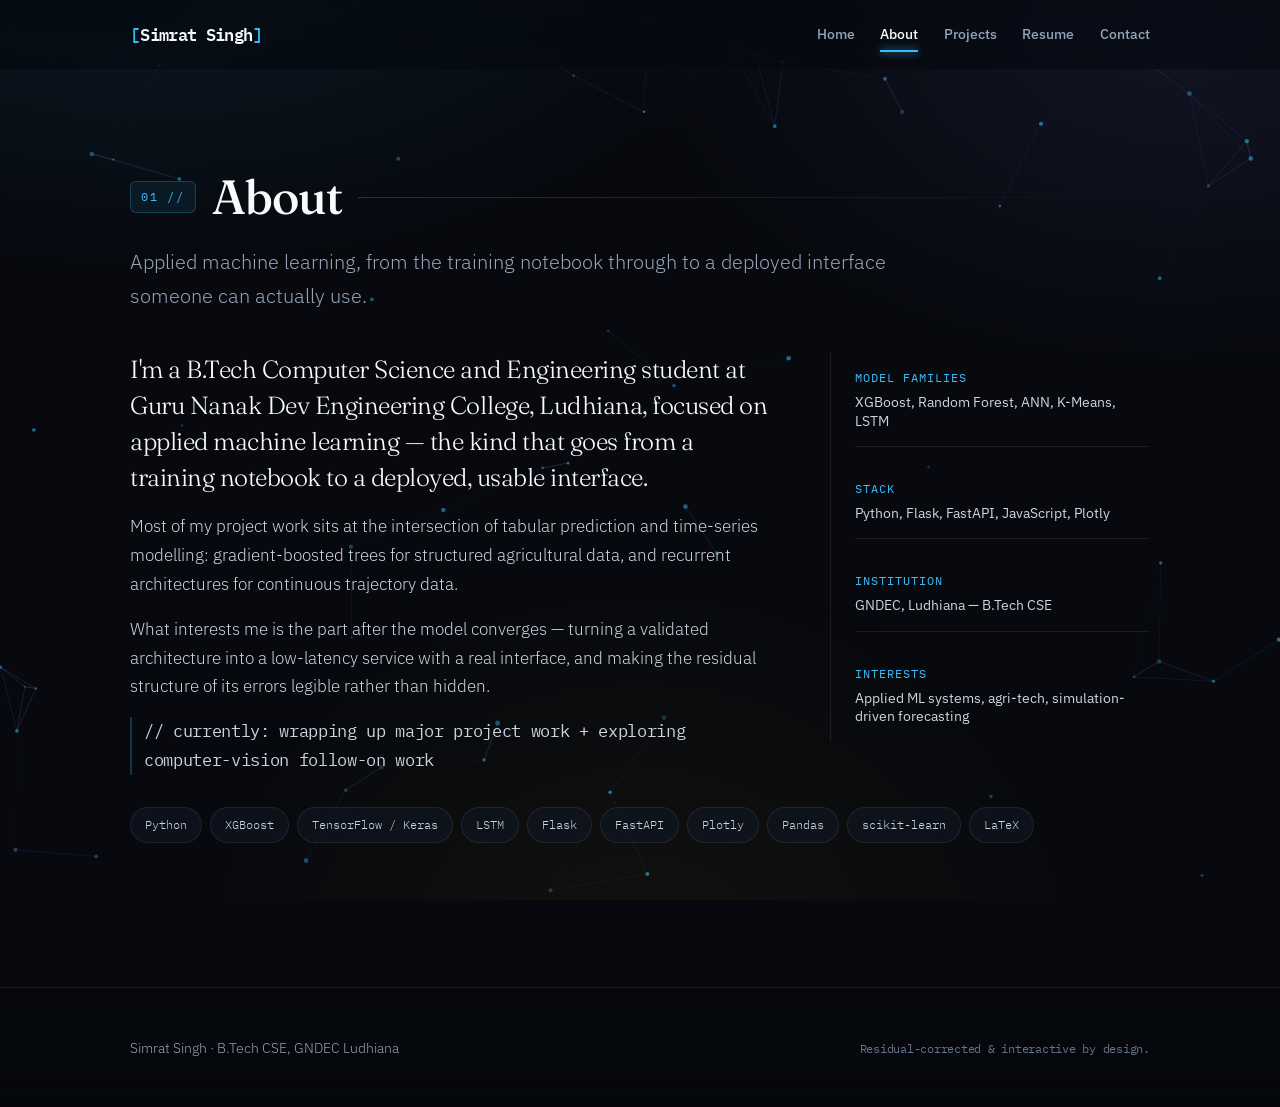
<file: about.html>
<!DOCTYPE html>
<html lang="en">
<head>
  <meta charset="UTF-8">
  <meta name="viewport" content="width=device-width, initial-scale=1.0">
  <title>About — Simrat Singh</title>

  <meta name="description" content="About Simrat Singh — B.Tech Computer Science student at GNDEC Ludhiana working on applied machine learning: tabular prediction, time-series modelling, and deployed inference interfaces.">
  <meta name="author" content="Simrat Singh">
  <meta name="theme-color" content="#07090e">
  <link rel="canonical" href="about.html">

  <meta property="og:type" content="profile">
  <meta property="og:title" content="About — Simrat Singh">
  <meta property="og:description" content="Applied machine learning, from training notebook to deployed interface.">
  <meta name="twitter:card" content="summary_large_image">
  <meta name="twitter:title" content="About — Simrat Singh">
  <meta name="twitter:description" content="Applied machine learning, from training notebook to deployed interface.">

  <link rel="icon" href="data:image/svg+xml,%3Csvg xmlns='http://www.w3.org/2000/svg' viewBox='0 0 32 32'%3E%3Crect width='32' height='32' rx='7' fill='%2307090e'/%3E%3Cpath d='M6 22C11 22 13 10 18 10s5 8 8 8' stroke='%2338bdf8' stroke-width='2.5' fill='none' stroke-linecap='round'/%3E%3C/svg%3E">

  <link rel="preconnect" href="https://fonts.googleapis.com">
  <link rel="preconnect" href="https://fonts.gstatic.com" crossorigin>
  <link href="https://fonts.googleapis.com/css2?family=Fraunces:ital,opsz,wght@0,9..144,300;0,9..144,500;0,9..144,600;0,9..144,700;1,9..144,400&family=IBM+Plex+Mono:wght@400;500;600&family=IBM+Plex+Sans:wght@300;400;500;600&display=swap" rel="stylesheet">

  <link rel="stylesheet" href="css/00-tokens.css">
  <link rel="stylesheet" href="css/01-base.css">
  <link rel="stylesheet" href="css/02-layout.css">
  <link rel="stylesheet" href="css/03-components.css">
  <link rel="stylesheet" href="css/04-animations.css">
  <link rel="stylesheet" href="css/05-redesign.css">

  <!-- Set before paint: if JS never runs, reveal targets stay visible. -->
  <script>document.documentElement.classList.add('no-js');</script>
</head>
<body data-page="about">
  <a class="skip-link" href="#main">Skip to content</a>

  <div class="scroll-progress" aria-hidden="true"></div>
  <canvas id="bg-canvas" aria-hidden="true"></canvas>
  <div class="ambient-spotlight" id="spotlight" aria-hidden="true"></div>

  <span class="nav-sentinel" aria-hidden="true"></span>

  <!-- NAV — identical across all pages; active state derived in js/nav.js -->
  <nav>
    <div class="wrap nav-wrap">
      <a class="brand" href="index.html">
        <span class="brand-bracket">[</span>Simrat Singh<span class="brand-bracket">]</span>
      </a>
      <button class="nav-toggle" type="button" aria-expanded="false"
              aria-controls="navlinks" aria-label="Toggle navigation menu">
        <span class="nav-toggle-box" aria-hidden="true">
          <span class="nav-toggle-bar"></span>
          <span class="nav-toggle-bar"></span>
          <span class="nav-toggle-bar"></span>
        </span>
      </button>
      <ul class="navlinks" id="navlinks">
        <li><a class="nav-item" href="index.html">Home</a></li>
        <li><a class="nav-item" href="about.html">About</a></li>
        <li><a class="nav-item" href="projects.html">Projects</a></li>
        <li><a class="nav-item" href="resume.html">Resume</a></li>
        <li><a class="nav-item" href="contact.html">Contact</a></li>
      </ul>
    </div>
  </nav>

  <main id="main">
    <section class="section">
      <div class="wrap">
        <div class="sec-head" data-reveal="up">
          <span class="sec-index mono">01 //</span>
          <h1 class="sec-title">About</h1>
        </div>

        <p class="sec-lede" data-reveal="up">
          Applied machine learning, from the training notebook through to a
          deployed interface someone can actually use.
        </p>

        <div class="about-grid" data-reveal-group>
          <div class="prose" data-reveal="up">
            <p>
              I'm a B.Tech Computer Science and Engineering student at Guru Nanak Dev
              Engineering College, Ludhiana, focused on applied machine learning — the
              kind that goes from a training notebook to a deployed, usable interface.
            </p>
            <p>
              Most of my project work sits at the intersection of tabular prediction and
              time-series modelling: gradient-boosted trees for structured agricultural
              data, and recurrent architectures for continuous trajectory data.
            </p>
            <p>
              What interests me is the part after the model converges — turning a
              validated architecture into a low-latency service with a real interface,
              and making the residual structure of its errors legible rather than hidden.
            </p>
            <p class="mono prose-note">
              // currently: wrapping up major project work + exploring
              computer-vision follow-on work
            </p>
          </div>

          <dl class="factsheet" data-reveal="up">
            <dt class="mono">Model families</dt>
            <dd>XGBoost, Random Forest, ANN, K-Means, LSTM</dd>

            <dt class="mono">Stack</dt>
            <dd>Python, Flask, FastAPI, JavaScript, Plotly</dd>

            <dt class="mono">Institution</dt>
            <dd>GNDEC, Ludhiana — B.Tech CSE</dd>

            <dt class="mono">Interests</dt>
            <dd>Applied ML systems, agri-tech, simulation-driven forecasting</dd>
          </dl>
        </div>

        <h2 class="sr-only">Technologies</h2>
        <ul class="stack" data-reveal-group>
          <li class="chip" data-reveal="scale">Python</li>
          <li class="chip" data-reveal="scale">XGBoost</li>
          <li class="chip" data-reveal="scale">TensorFlow / Keras</li>
          <li class="chip" data-reveal="scale">LSTM</li>
          <li class="chip" data-reveal="scale">Flask</li>
          <li class="chip" data-reveal="scale">FastAPI</li>
          <li class="chip" data-reveal="scale">Plotly</li>
          <li class="chip" data-reveal="scale">Pandas</li>
          <li class="chip" data-reveal="scale">scikit-learn</li>
          <li class="chip" data-reveal="scale">LaTeX</li>
        </ul>
      </div>
    </section>
  </main>

  <footer>
    <div class="wrap footer-wrap">
      <span>Simrat Singh · B.Tech CSE, GNDEC Ludhiana</span>
      <span class="mono footer-note">Residual-corrected &amp; interactive by design.</span>
    </div>
  </footer>

  <div class="toast" id="toast"></div>
  <script type="module" src="js/main.js"></script>
</body>
</html>
</file>
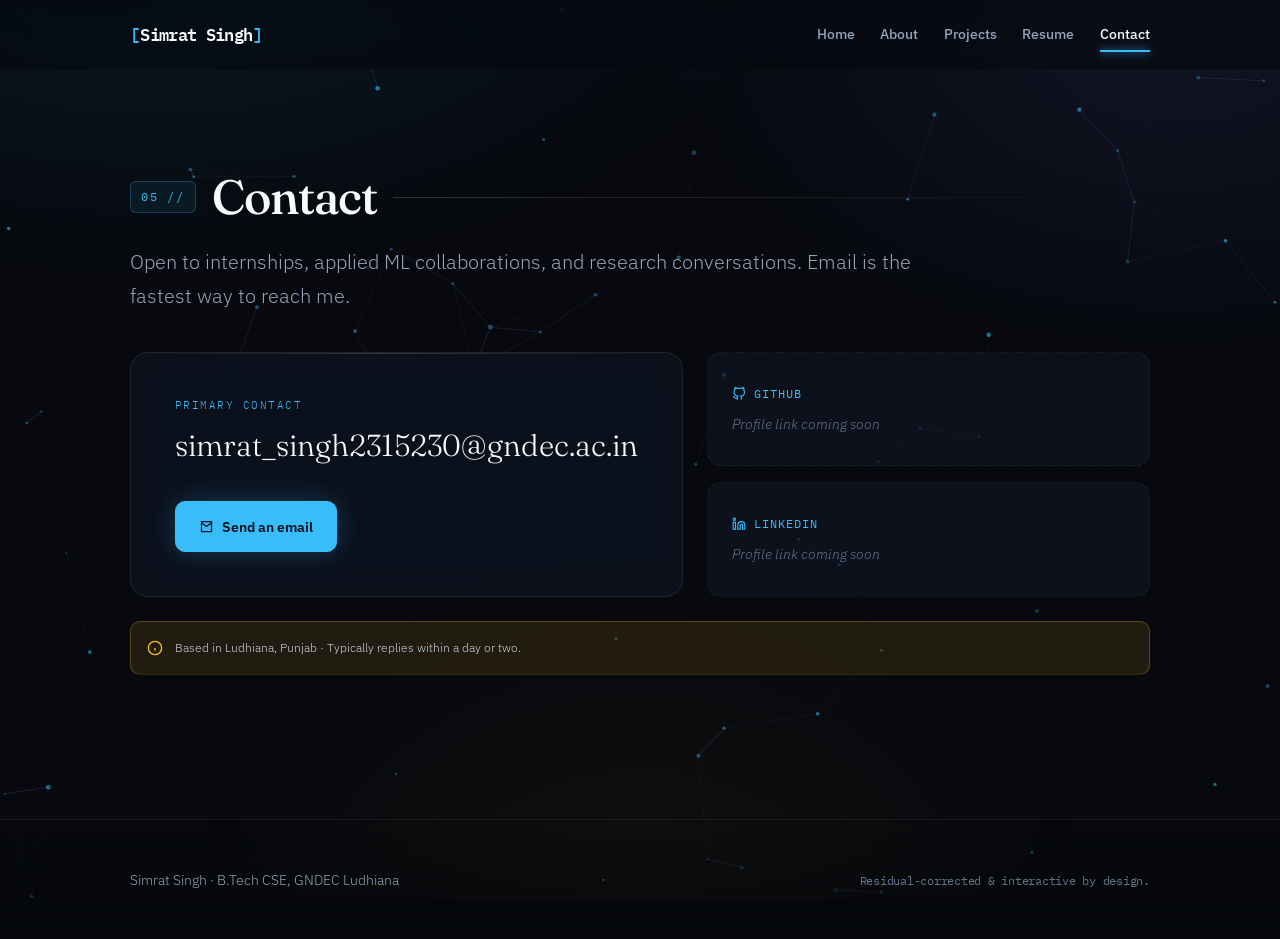
<file: contact.html>
<!DOCTYPE html>
<html lang="en">
<head>
  <meta charset="UTF-8">
  <meta name="viewport" content="width=device-width, initial-scale=1.0">
  <title>Contact — Simrat Singh</title>

  <meta name="description" content="Get in touch with Simrat Singh about internships, applied machine learning projects, and opportunities.">
  <meta name="author" content="Simrat Singh">
  <meta name="theme-color" content="#07090e">
  <link rel="canonical" href="contact.html">

  <meta property="og:type" content="website">
  <meta property="og:title" content="Contact — Simrat Singh">
  <meta property="og:description" content="Reach out about internships, projects and opportunities in applied machine learning.">
  <meta name="twitter:card" content="summary_large_image">
  <meta name="twitter:title" content="Contact — Simrat Singh">
  <meta name="twitter:description" content="Reach out about internships, projects and opportunities in applied machine learning.">

  <link rel="icon" href="data:image/svg+xml,%3Csvg xmlns='http://www.w3.org/2000/svg' viewBox='0 0 32 32'%3E%3Crect width='32' height='32' rx='7' fill='%2307090e'/%3E%3Cpath d='M6 22C11 22 13 10 18 10s5 8 8 8' stroke='%2338bdf8' stroke-width='2.5' fill='none' stroke-linecap='round'/%3E%3C/svg%3E">

  <link rel="preconnect" href="https://fonts.googleapis.com">
  <link rel="preconnect" href="https://fonts.gstatic.com" crossorigin>
  <link href="https://fonts.googleapis.com/css2?family=Fraunces:ital,opsz,wght@0,9..144,300;0,9..144,500;0,9..144,600;0,9..144,700;1,9..144,400&family=IBM+Plex+Mono:wght@400;500;600&family=IBM+Plex+Sans:wght@300;400;500;600&display=swap" rel="stylesheet">

  <link rel="stylesheet" href="css/00-tokens.css">
  <link rel="stylesheet" href="css/01-base.css">
  <link rel="stylesheet" href="css/02-layout.css">
  <link rel="stylesheet" href="css/03-components.css">
  <link rel="stylesheet" href="css/04-animations.css">
  <link rel="stylesheet" href="css/05-redesign.css">

  <!-- Set before paint: if JS never runs, reveal targets stay visible. -->
  <script>document.documentElement.classList.add('no-js');</script>
</head>
<body data-page="contact">
  <a class="skip-link" href="#main">Skip to content</a>

  <div class="scroll-progress" aria-hidden="true"></div>
  <canvas id="bg-canvas" aria-hidden="true"></canvas>
  <div class="ambient-spotlight" id="spotlight" aria-hidden="true"></div>

  <span class="nav-sentinel" aria-hidden="true"></span>

  <!-- NAV — identical across all pages; active state derived in js/nav.js -->
  <nav>
    <div class="wrap nav-wrap">
      <a class="brand" href="index.html">
        <span class="brand-bracket">[</span>Simrat Singh<span class="brand-bracket">]</span>
      </a>
      <button class="nav-toggle" type="button" aria-expanded="false"
              aria-controls="navlinks" aria-label="Toggle navigation menu">
        <span class="nav-toggle-box" aria-hidden="true">
          <span class="nav-toggle-bar"></span>
          <span class="nav-toggle-bar"></span>
          <span class="nav-toggle-bar"></span>
        </span>
      </button>
      <ul class="navlinks" id="navlinks">
        <li><a class="nav-item" href="index.html">Home</a></li>
        <li><a class="nav-item" href="about.html">About</a></li>
        <li><a class="nav-item" href="projects.html">Projects</a></li>
        <li><a class="nav-item" href="resume.html">Resume</a></li>
        <li><a class="nav-item" href="contact.html">Contact</a></li>
      </ul>
    </div>
  </nav>

  <main id="main">
    <section class="section">
      <div class="wrap">
        <div class="sec-head" data-reveal="up">
          <span class="sec-index mono">05 //</span>
          <h1 class="sec-title">Contact</h1>
        </div>

        <p class="sec-lede" data-reveal="up">
          Open to internships, applied ML collaborations, and research conversations.
          Email is the fastest way to reach me.
        </p>

        <div class="feature-grid" data-reveal-group>
          <!-- Email is the real channel, so it gets the weight. -->
          <div class="glass-card feature-card spotlight-card" data-reveal="up">
            <div>
              <p class="feature-eyebrow">Primary contact</p>
              <a class="feature-value" href="mailto:simrat_singh2315230@gndec.ac.in">simrat_singh2315230@gndec.ac.in</a>
            </div>
            <div class="project-actions">
              <a class="btn primary" href="mailto:simrat_singh2315230@gndec.ac.in">
                <svg width="15" height="15" viewBox="0 0 24 24" fill="none" stroke="currentColor" stroke-width="2" aria-hidden="true" focusable="false"><path d="M4 4h16v16H4z"/><path d="m4 6 8 6 8-6"/></svg>
                <span>Send an email</span>
              </a>
            </div>
          </div>

          <div class="feature-side">
            <!-- TODO: replace with the real GitHub profile, then remove
                 data-placeholder and swap the span for an <a>. -->
            <div class="contact-item" data-placeholder data-reveal="up">
              <div class="label mono">
                <svg width="14" height="14" viewBox="0 0 24 24" fill="none" stroke="currentColor" stroke-width="2" aria-hidden="true" focusable="false"><path d="M9 19c-5 1.5-5-2.5-7-3m14 6v-3.87a3.37 3.37 0 0 0-.94-2.61c3.14-.35 6.44-1.54 6.44-7A5.44 5.44 0 0 0 20 4.77 5.07 5.07 0 0 0 19.91 1S18.73.65 16 2.48a13.38 13.38 0 0 0-7 0C6.27.65 5.09 1 5.09 1A5.07 5.07 0 0 0 5 4.77a5.44 5.44 0 0 0-1.5 3.78c0 5.42 3.3 6.61 6.44 7A3.37 3.37 0 0 0 9 18.13V22"/></svg>
                GitHub
              </div>
              <span class="contact-value">Profile link coming soon</span>
            </div>

            <!-- TODO: replace with the real LinkedIn profile. -->
            <div class="contact-item" data-placeholder data-reveal="up">
              <div class="label mono">
                <svg width="14" height="14" viewBox="0 0 24 24" fill="none" stroke="currentColor" stroke-width="2" aria-hidden="true" focusable="false"><path d="M16 8a6 6 0 0 1 6 6v7h-4v-7a2 2 0 0 0-4 0v7h-4v-7a6 6 0 0 1 6-6z"/><rect x="2" y="9" width="4" height="12"/><circle cx="4" cy="4" r="2"/></svg>
                LinkedIn
              </div>
              <span class="contact-value">Profile link coming soon</span>
            </div>
          </div>
        </div>

        <div class="note mt-4" data-reveal="up">
          <svg width="16" height="16" viewBox="0 0 24 24" fill="none" stroke="currentColor" stroke-width="2" aria-hidden="true" focusable="false"><circle cx="12" cy="12" r="10"/><path d="M12 16v-4M12 8h.01"/></svg>
          <span>
            Based in Ludhiana, Punjab · Typically replies within a day or two.
          </span>
        </div>
      </div>
    </section>
  </main>

  <footer>
    <div class="wrap footer-wrap">
      <span>Simrat Singh · B.Tech CSE, GNDEC Ludhiana</span>
      <span class="mono footer-note">Residual-corrected &amp; interactive by design.</span>
    </div>
  </footer>

  <div class="toast" id="toast"></div>
  <script type="module" src="js/main.js"></script>
</body>
</html>
</file>
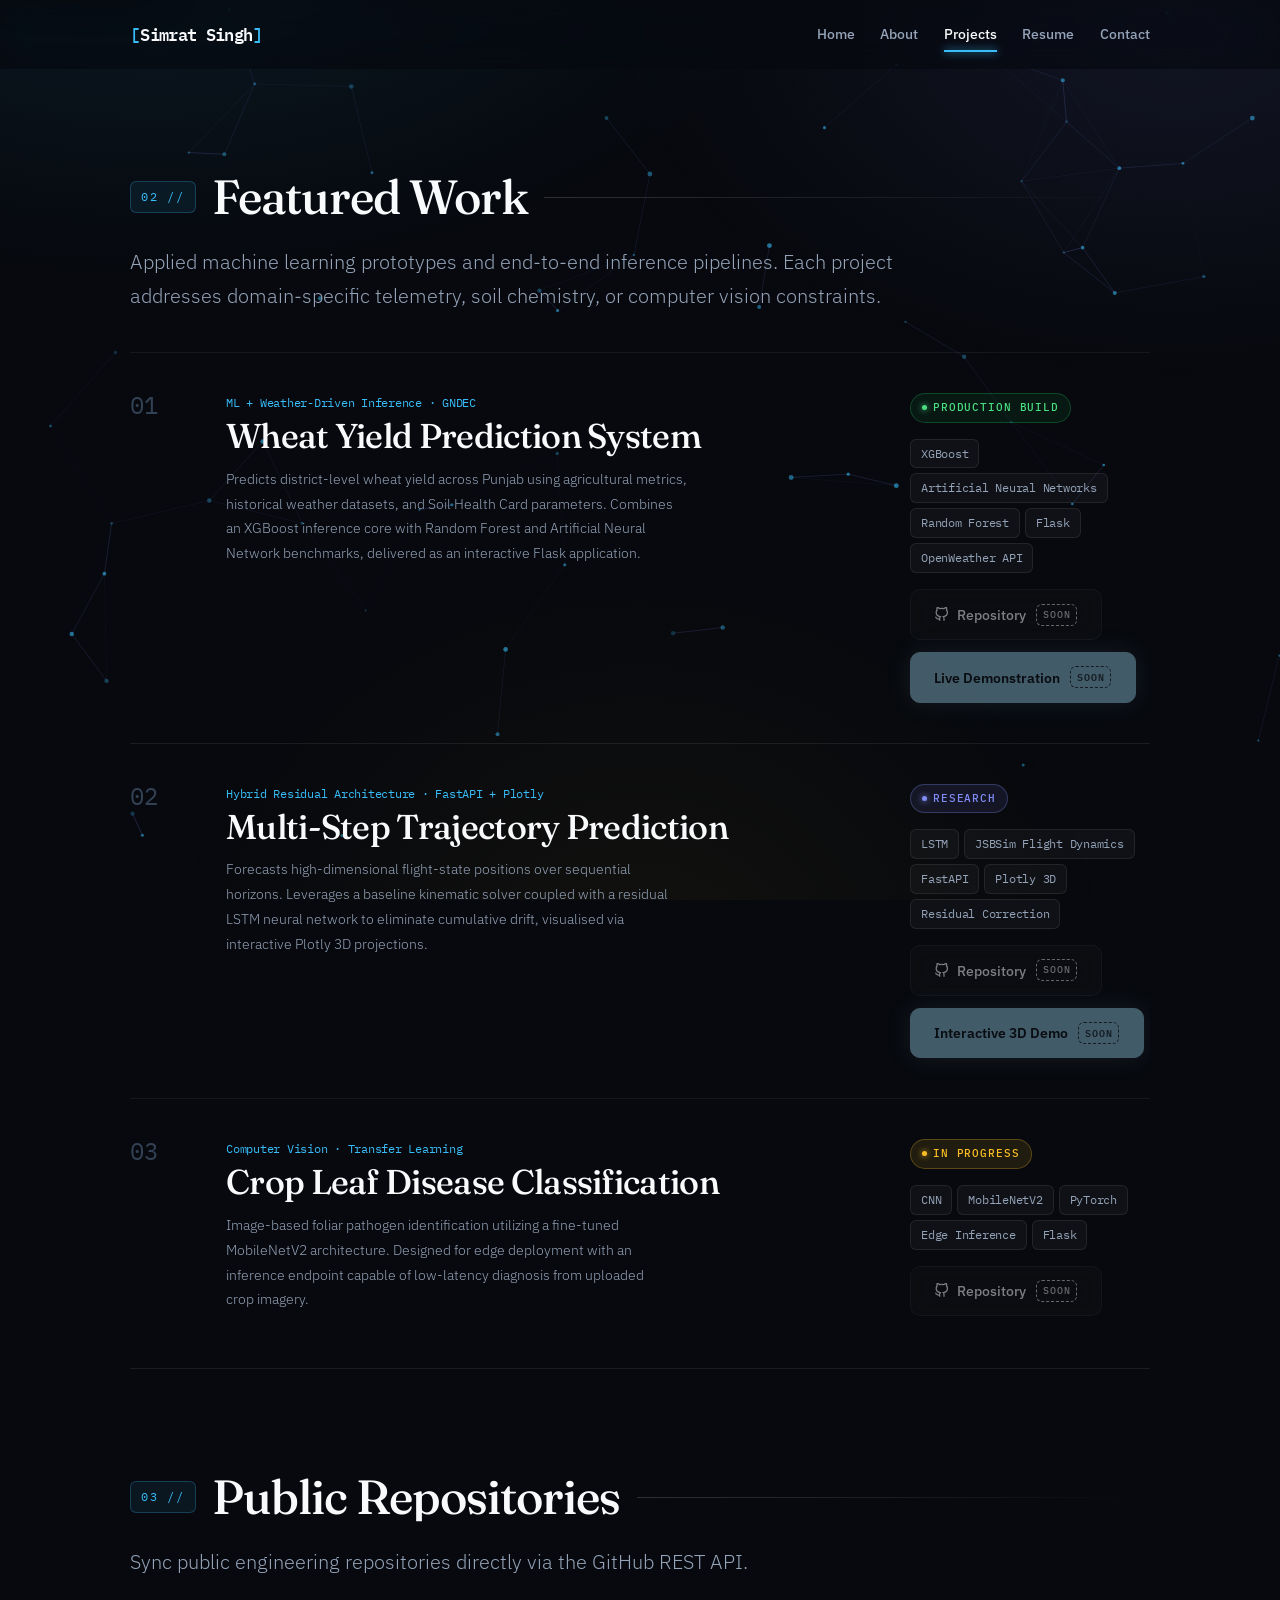
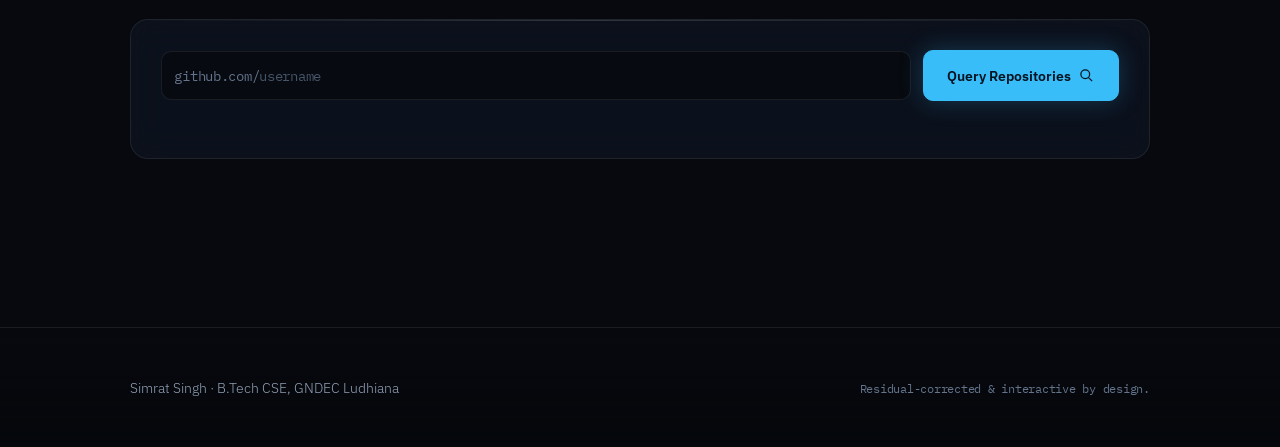
<file: projects.html>
<!DOCTYPE html>
<html lang="en">
<head>
  <meta charset="UTF-8">
  <meta name="viewport" content="width=device-width, initial-scale=1.0">
  <title>Projects — Simrat Singh</title>

  <meta name="description" content="Applied machine learning projects by Simrat Singh: wheat yield prediction for Punjab districts, residual-corrected trajectory forecasting, and crop leaf disease classification.">
  <meta name="author" content="Simrat Singh">
  <meta name="theme-color" content="#07090e">
  <link rel="canonical" href="projects.html">

  <meta property="og:type" content="website">
  <meta property="og:title" content="Projects — Simrat Singh">
  <meta property="og:description" content="ML prototypes and end-to-end inference pipelines: yield modeling, trajectory forecasting, computer vision.">
  <meta name="twitter:card" content="summary_large_image">
  <meta name="twitter:title" content="Projects — Simrat Singh">
  <meta name="twitter:description" content="ML prototypes and end-to-end inference pipelines: yield modeling, trajectory forecasting, computer vision.">

  <link rel="icon" href="data:image/svg+xml,%3Csvg xmlns='http://www.w3.org/2000/svg' viewBox='0 0 32 32'%3E%3Crect width='32' height='32' rx='7' fill='%2307090e'/%3E%3Cpath d='M6 22C11 22 13 10 18 10s5 8 8 8' stroke='%2338bdf8' stroke-width='2.5' fill='none' stroke-linecap='round'/%3E%3C/svg%3E">

  <link rel="preconnect" href="https://fonts.googleapis.com">
  <link rel="preconnect" href="https://fonts.gstatic.com" crossorigin>
  <link href="https://fonts.googleapis.com/css2?family=Fraunces:ital,opsz,wght@0,9..144,300;0,9..144,500;0,9..144,600;0,9..144,700;1,9..144,400&family=IBM+Plex+Mono:wght@400;500;600&family=IBM+Plex+Sans:wght@300;400;500;600&display=swap" rel="stylesheet">

  <link rel="stylesheet" href="css/00-tokens.css">
  <link rel="stylesheet" href="css/01-base.css">
  <link rel="stylesheet" href="css/02-layout.css">
  <link rel="stylesheet" href="css/03-components.css">
  <link rel="stylesheet" href="css/04-animations.css">
  <link rel="stylesheet" href="css/05-redesign.css">

  <!-- Set before paint: if JS never runs, reveal targets stay visible. -->
  <script>document.documentElement.classList.add('no-js');</script>
</head>
<body data-page="projects">
  <a class="skip-link" href="#main">Skip to content</a>

  <div class="scroll-progress" aria-hidden="true"></div>
  <canvas id="bg-canvas" aria-hidden="true"></canvas>
  <div class="ambient-spotlight" id="spotlight" aria-hidden="true"></div>

  <span class="nav-sentinel" aria-hidden="true"></span>

  <!-- NAV — identical across all pages; active state derived in js/nav.js -->
  <nav>
    <div class="wrap nav-wrap">
      <a class="brand" href="index.html">
        <span class="brand-bracket">[</span>Simrat Singh<span class="brand-bracket">]</span>
      </a>
      <button class="nav-toggle" type="button" aria-expanded="false"
              aria-controls="navlinks" aria-label="Toggle navigation menu">
        <span class="nav-toggle-box" aria-hidden="true">
          <span class="nav-toggle-bar"></span>
          <span class="nav-toggle-bar"></span>
          <span class="nav-toggle-bar"></span>
        </span>
      </button>
      <ul class="navlinks" id="navlinks">
        <li><a class="nav-item" href="index.html">Home</a></li>
        <li><a class="nav-item" href="about.html">About</a></li>
        <li><a class="nav-item" href="projects.html">Projects</a></li>
        <li><a class="nav-item" href="resume.html">Resume</a></li>
        <li><a class="nav-item" href="contact.html">Contact</a></li>
      </ul>
    </div>
  </nav>

  <main id="main">
    <section class="section">
      <div class="wrap">
        <div class="sec-head" data-reveal="up">
          <span class="sec-index mono">02 //</span>
          <h1 class="sec-title">Featured Work</h1>
        </div>

        <p class="sec-lede" data-reveal="up">
          Applied machine learning prototypes and end-to-end inference pipelines.
          Each project addresses domain-specific telemetry, soil chemistry, or
          computer vision constraints.
        </p>

        <div class="projects-list" data-reveal-group>
          <!-- Project 01 -->
          <article class="project-card project-row" data-reveal="up">
            <span class="project-index mono" aria-hidden="true">01</span>

            <div class="project-body">
              <div class="project-header">
                <span class="project-meta mono">ML + Weather-Driven Inference · GNDEC</span>
                <h2 class="project-heading">Wheat Yield Prediction System</h2>
              </div>
              <p class="project-description">
                Predicts district-level wheat yield across Punjab using agricultural metrics, historical weather datasets, and Soil Health Card parameters. Combines an XGBoost inference core with Random Forest and Artificial Neural Network benchmarks, delivered as an interactive Flask application.
              </p>
            </div>

            <div class="project-aside">
              <span class="badge badge-success mono">Production Build</span>
              <div class="tags-container">
                  <span class="tag mono">XGBoost</span>
                  <span class="tag mono">Artificial Neural Networks</span>
                  <span class="tag mono">Random Forest</span>
                  <span class="tag mono">Flask</span>
                  <span class="tag mono">OpenWeather API</span>
              </div>
              <div class="project-actions">
                  <a href="#" class="btn glass is-placeholder"
                     data-placeholder-label="The repository link">
                    <svg width="15" height="15" viewBox="0 0 24 24" fill="none" stroke="currentColor" stroke-width="2" aria-hidden="true" focusable="false"><path d="M9 19c-5 1.5-5-2.5-7-3m14 6v-3.87a3.37 3.37 0 0 0-.94-2.61c3.14-.35 6.44-1.54 6.44-7A5.44 5.44 0 0 0 20 4.77 5.07 5.07 0 0 0 19.91 1S18.73.65 16 2.48a13.38 13.38 0 0 0-7 0C6.27.65 5.09 1 5.09 1A5.07 5.07 0 0 0 5 4.77a5.44 5.44 0 0 0-1.5 3.78c0 5.42 3.3 6.61 6.44 7A3.37 3.37 0 0 0 9 18.13V22"/></svg>
                    <span>Repository</span>
                  </a>
                  <a href="#" class="btn primary is-placeholder"
                     data-placeholder-label="The live demo">
                    <span>Live Demonstration</span>
                  </a>
              </div>
            </div>
          </article>

          <!-- Project 02 -->
          <article class="project-card project-row" data-reveal="up">
            <span class="project-index mono" aria-hidden="true">02</span>

            <div class="project-body">
              <div class="project-header">
                <span class="project-meta mono">Hybrid Residual Architecture · FastAPI + Plotly</span>
                <h2 class="project-heading">Multi-Step Trajectory Prediction</h2>
              </div>
              <p class="project-description">
                Forecasts high-dimensional flight-state positions over sequential horizons. Leverages a baseline kinematic solver coupled with a residual LSTM neural network to eliminate cumulative drift, visualised via interactive Plotly 3D projections.
              </p>
            </div>

            <div class="project-aside">
              <span class="badge badge-accent mono">Research</span>
              <div class="tags-container">
                  <span class="tag mono">LSTM</span>
                  <span class="tag mono">JSBSim Flight Dynamics</span>
                  <span class="tag mono">FastAPI</span>
                  <span class="tag mono">Plotly 3D</span>
                  <span class="tag mono">Residual Correction</span>
              </div>
              <div class="project-actions">
                  <a href="#" class="btn glass is-placeholder"
                     data-placeholder-label="The repository link">
                    <svg width="15" height="15" viewBox="0 0 24 24" fill="none" stroke="currentColor" stroke-width="2" aria-hidden="true" focusable="false"><path d="M9 19c-5 1.5-5-2.5-7-3m14 6v-3.87a3.37 3.37 0 0 0-.94-2.61c3.14-.35 6.44-1.54 6.44-7A5.44 5.44 0 0 0 20 4.77 5.07 5.07 0 0 0 19.91 1S18.73.65 16 2.48a13.38 13.38 0 0 0-7 0C6.27.65 5.09 1 5.09 1A5.07 5.07 0 0 0 5 4.77a5.44 5.44 0 0 0-1.5 3.78c0 5.42 3.3 6.61 6.44 7A3.37 3.37 0 0 0 9 18.13V22"/></svg>
                    <span>Repository</span>
                  </a>
                  <a href="#" class="btn primary is-placeholder"
                     data-placeholder-label="The interactive demo">
                    <span>Interactive 3D Demo</span>
                  </a>
              </div>
            </div>
          </article>

          <!-- Project 03 -->
          <article class="project-card project-row" data-reveal="up">
            <span class="project-index mono" aria-hidden="true">03</span>

            <div class="project-body">
              <div class="project-header">
                <span class="project-meta mono">Computer Vision · Transfer Learning</span>
                <h2 class="project-heading">Crop Leaf Disease Classification</h2>
              </div>
              <p class="project-description">
                Image-based foliar pathogen identification utilizing a fine-tuned MobileNetV2 architecture. Designed for edge deployment with an inference endpoint capable of low-latency diagnosis from uploaded crop imagery.
              </p>
            </div>

            <div class="project-aside">
              <span class="badge badge-warning mono">In Progress</span>
              <div class="tags-container">
                  <span class="tag mono">CNN</span>
                  <span class="tag mono">MobileNetV2</span>
                  <span class="tag mono">PyTorch</span>
                  <span class="tag mono">Edge Inference</span>
                  <span class="tag mono">Flask</span>
              </div>
              <div class="project-actions">
                  <a href="#" class="btn glass is-placeholder"
                     data-placeholder-label="The repository link">
                    <svg width="15" height="15" viewBox="0 0 24 24" fill="none" stroke="currentColor" stroke-width="2" aria-hidden="true" focusable="false"><path d="M9 19c-5 1.5-5-2.5-7-3m14 6v-3.87a3.37 3.37 0 0 0-.94-2.61c3.14-.35 6.44-1.54 6.44-7A5.44 5.44 0 0 0 20 4.77 5.07 5.07 0 0 0 19.91 1S18.73.65 16 2.48a13.38 13.38 0 0 0-7 0C6.27.65 5.09 1 5.09 1A5.07 5.07 0 0 0 5 4.77a5.44 5.44 0 0 0-1.5 3.78c0 5.42 3.3 6.61 6.44 7A3.37 3.37 0 0 0 9 18.13V22"/></svg>
                    <span>Repository</span>
                  </a>
              </div>
            </div>
          </article>
        </div>
      </div>
    </section>

    <!-- Live GitHub repositories -->
    <section class="section pt-0">
      <div class="wrap">
        <div class="sec-head" data-reveal="up">
          <span class="sec-index mono">03 //</span>
          <h2 class="sec-title">Public Repositories</h2>
        </div>

        <p class="sec-lede" data-reveal="up">
          Sync public engineering repositories directly via the GitHub REST API.
        </p>

        <div class="gh-panel glass-card" data-reveal="up">
          <div class="gh-controls">
            <label class="sr-only" for="ghUsername">GitHub username</label>
            <div class="input-wrapper">
              <span class="input-prefix mono" aria-hidden="true">github.com/</span>
              <input id="ghUsername" class="gh-input mono" type="text"
                     placeholder="username" autocomplete="off" spellcheck="false">
            </div>
            <button class="btn primary" type="button" id="ghLoadBtn">
              <span>Query Repositories</span>
              <svg width="15" height="15" viewBox="0 0 24 24" fill="none" stroke="currentColor" stroke-width="2" aria-hidden="true" focusable="false"><path d="M21 21l-6-6m2-5a7 7 0 11-14 0 7 7 0 0114 0z"/></svg>
            </button>
          </div>
          <div class="gh-status mono" id="ghStatus" role="status" aria-live="polite"></div>
        </div>

        <div class="repo-grid" id="repoGrid"></div>
      </div>
    </section>
  </main>

  <footer>
    <div class="wrap footer-wrap">
      <span>Simrat Singh · B.Tech CSE, GNDEC Ludhiana</span>
      <span class="mono footer-note">Residual-corrected &amp; interactive by design.</span>
    </div>
  </footer>

  <div class="toast" id="toast"></div>
  <script type="module" src="js/main.js"></script>
</body>
</html>
</file>
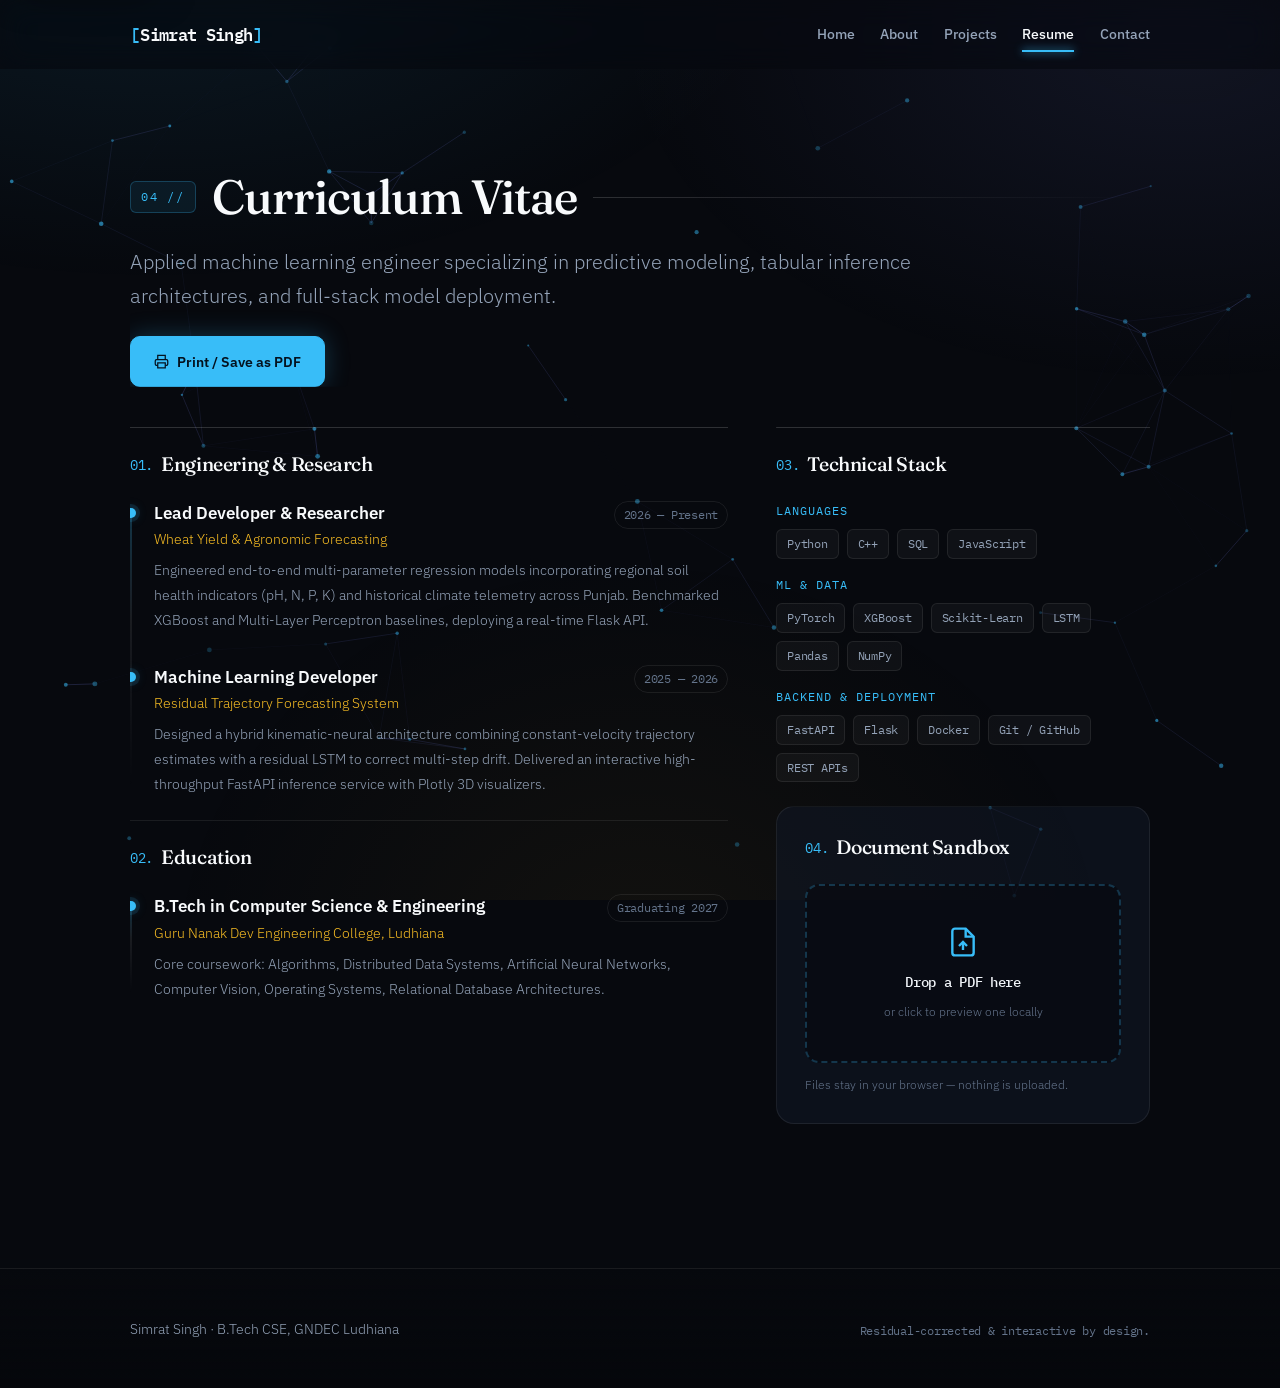
<file: resume.html>
<!DOCTYPE html>
<html lang="en">
<head>
  <meta charset="UTF-8">
  <meta name="viewport" content="width=device-width, initial-scale=1.0">
  <title>Resume — Simrat Singh</title>

  <meta name="description" content="Resume of Simrat Singh — applied machine learning engineer specializing in predictive modeling, tabular inference architectures, and full-stack model deployment.">
  <meta name="author" content="Simrat Singh">
  <meta name="theme-color" content="#07090e">
  <link rel="canonical" href="resume.html">

  <meta property="og:type" content="profile">
  <meta property="og:title" content="Resume — Simrat Singh">
  <meta property="og:description" content="Predictive modeling, tabular inference architectures, and full-stack model deployment.">
  <meta name="twitter:card" content="summary_large_image">
  <meta name="twitter:title" content="Resume — Simrat Singh">
  <meta name="twitter:description" content="Predictive modeling, tabular inference architectures, and full-stack model deployment.">

  <link rel="icon" href="data:image/svg+xml,%3Csvg xmlns='http://www.w3.org/2000/svg' viewBox='0 0 32 32'%3E%3Crect width='32' height='32' rx='7' fill='%2307090e'/%3E%3Cpath d='M6 22C11 22 13 10 18 10s5 8 8 8' stroke='%2338bdf8' stroke-width='2.5' fill='none' stroke-linecap='round'/%3E%3C/svg%3E">

  <link rel="preconnect" href="https://fonts.googleapis.com">
  <link rel="preconnect" href="https://fonts.gstatic.com" crossorigin>
  <link href="https://fonts.googleapis.com/css2?family=Fraunces:ital,opsz,wght@0,9..144,300;0,9..144,500;0,9..144,600;0,9..144,700;1,9..144,400&family=IBM+Plex+Mono:wght@400;500;600&family=IBM+Plex+Sans:wght@300;400;500;600&display=swap" rel="stylesheet">

  <link rel="stylesheet" href="css/00-tokens.css">
  <link rel="stylesheet" href="css/01-base.css">
  <link rel="stylesheet" href="css/02-layout.css">
  <link rel="stylesheet" href="css/03-components.css">
  <link rel="stylesheet" href="css/04-animations.css">
  <link rel="stylesheet" href="css/05-redesign.css">

  <!-- Set before paint: if JS never runs, reveal targets stay visible. -->
  <script>document.documentElement.classList.add('no-js');</script>
</head>
<body data-page="resume">
  <a class="skip-link" href="#main">Skip to content</a>

  <div class="scroll-progress" aria-hidden="true"></div>
  <canvas id="bg-canvas" aria-hidden="true"></canvas>
  <div class="ambient-spotlight" id="spotlight" aria-hidden="true"></div>

  <span class="nav-sentinel" aria-hidden="true"></span>

  <!-- NAV — identical across all pages; active state derived in js/nav.js -->
  <nav>
    <div class="wrap nav-wrap">
      <a class="brand" href="index.html">
        <span class="brand-bracket">[</span>Simrat Singh<span class="brand-bracket">]</span>
      </a>
      <button class="nav-toggle" type="button" aria-expanded="false"
              aria-controls="navlinks" aria-label="Toggle navigation menu">
        <span class="nav-toggle-box" aria-hidden="true">
          <span class="nav-toggle-bar"></span>
          <span class="nav-toggle-bar"></span>
          <span class="nav-toggle-bar"></span>
        </span>
      </button>
      <ul class="navlinks" id="navlinks">
        <li><a class="nav-item" href="index.html">Home</a></li>
        <li><a class="nav-item" href="about.html">About</a></li>
        <li><a class="nav-item" href="projects.html">Projects</a></li>
        <li><a class="nav-item" href="resume.html">Resume</a></li>
        <li><a class="nav-item" href="contact.html">Contact</a></li>
      </ul>
    </div>
  </nav>

  <main id="main">
    <section class="section">
      <div class="wrap">
        <div class="sec-head" data-reveal="up">
          <span class="sec-index mono">04 //</span>
          <h1 class="sec-title">Curriculum Vitae</h1>
        </div>

        <div class="resume-hero" data-reveal="up">
          <p class="sec-lede">
            Applied machine learning engineer specializing in predictive modeling,
            tabular inference architectures, and full-stack model deployment.
          </p>
          <div class="resume-quick-actions">
            <!-- TODO: add resume.pdf to the project root, then restore the
                 download button:
                 <a href="resume.pdf" download="Simrat_Singh_Resume.pdf"
                    class="btn primary">Download PDF</a> -->
            <button class="btn primary" type="button" onclick="window.print()">
              <svg width="15" height="15" viewBox="0 0 24 24" fill="none" stroke="currentColor" stroke-width="2" aria-hidden="true" focusable="false"><path d="M6 9V2h12v7M6 18H4a2 2 0 0 1-2-2v-5a2 2 0 0 1 2-2h16a2 2 0 0 1 2 2v5a2 2 0 0 1-2 2h-2"/><path d="M6 14h12v8H6z"/></svg>
              <span>Print / Save as PDF</span>
            </button>
          </div>
        </div>

        <div class="resume-grid">
          <!-- Left: experience & education -->
          <div class="resume-main" data-reveal-group>
            <div class="glass-card cv-block" data-reveal="up">
              <div class="cv-section-title">
                <span class="mono sec-sub-index">01.</span>
                <h2>Engineering &amp; Research</h2>
              </div>

              <div class="timeline">
                <div class="timeline-item">
                  <div class="timeline-header">
                    <div>
                      <h3 class="timeline-role">Lead Developer &amp; Researcher</h3>
                      <span class="timeline-org">Wheat Yield &amp; Agronomic Forecasting</span>
                    </div>
                    <span class="timeline-date mono">2026 — Present</span>
                  </div>
                  <p class="timeline-body">
                    Engineered end-to-end multi-parameter regression models incorporating
                    regional soil health indicators (pH, N, P, K) and historical climate
                    telemetry across Punjab. Benchmarked XGBoost and Multi-Layer Perceptron
                    baselines, deploying a real-time Flask API.
                  </p>
                </div>

                <div class="timeline-item">
                  <div class="timeline-header">
                    <div>
                      <h3 class="timeline-role">Machine Learning Developer</h3>
                      <span class="timeline-org">Residual Trajectory Forecasting System</span>
                    </div>
                    <span class="timeline-date mono">2025 — 2026</span>
                  </div>
                  <p class="timeline-body">
                    Designed a hybrid kinematic-neural architecture combining
                    constant-velocity trajectory estimates with a residual LSTM to correct
                    multi-step drift. Delivered an interactive high-throughput FastAPI
                    inference service with Plotly 3D visualizers.
                  </p>
                </div>
              </div>
            </div>

            <div class="glass-card cv-block" data-reveal="up">
              <div class="cv-section-title">
                <span class="mono sec-sub-index">02.</span>
                <h2>Education</h2>
              </div>

              <div class="timeline">
                <div class="timeline-item">
                  <div class="timeline-header">
                    <div>
                      <h3 class="timeline-role">B.Tech in Computer Science &amp; Engineering</h3>
                      <span class="timeline-org">Guru Nanak Dev Engineering College, Ludhiana</span>
                    </div>
                    <span class="timeline-date mono">Graduating 2027</span>
                  </div>
                  <p class="timeline-body">
                    Core coursework: Algorithms, Distributed Data Systems, Artificial
                    Neural Networks, Computer Vision, Operating Systems, Relational
                    Database Architectures.
                  </p>
                </div>
              </div>
            </div>
          </div>

          <!-- Right: skills & sandbox -->
          <div class="resume-sidebar" data-reveal-group>
            <div class="glass-card cv-block" data-reveal="up">
              <div class="cv-section-title">
                <span class="mono sec-sub-index">03.</span>
                <h2>Technical Stack</h2>
              </div>

              <div class="skill-group">
                <span class="skill-category mono">LANGUAGES</span>
                <div class="tags-container">
                  <span class="tag mono">Python</span>
                  <span class="tag mono">C++</span>
                  <span class="tag mono">SQL</span>
                  <span class="tag mono">JavaScript</span>
                </div>
              </div>

              <div class="skill-group">
                <span class="skill-category mono">ML &amp; DATA</span>
                <div class="tags-container">
                  <span class="tag mono">PyTorch</span>
                  <span class="tag mono">XGBoost</span>
                  <span class="tag mono">Scikit-Learn</span>
                  <span class="tag mono">LSTM</span>
                  <span class="tag mono">Pandas</span>
                  <span class="tag mono">NumPy</span>
                </div>
              </div>

              <div class="skill-group">
                <span class="skill-category mono">BACKEND &amp; DEPLOYMENT</span>
                <div class="tags-container">
                  <span class="tag mono">FastAPI</span>
                  <span class="tag mono">Flask</span>
                  <span class="tag mono">Docker</span>
                  <span class="tag mono">Git / GitHub</span>
                  <span class="tag mono">REST APIs</span>
                </div>
              </div>
            </div>

            <div class="glass-card cv-block doc-sandbox" data-reveal="up">
              <div class="cv-section-title">
                <span class="mono sec-sub-index">04.</span>
                <h2>Document Sandbox</h2>
              </div>

              <!-- A real <button>, so keyboard activation is free. -->
              <button class="dropzone" type="button" id="dropzone">
                <span class="dz-icon" aria-hidden="true">
                  <svg width="32" height="32" viewBox="0 0 24 24" fill="none" stroke="var(--signal)" stroke-width="1.8"><path d="M14 2H6a2 2 0 0 0-2 2v16a2 2 0 0 0 2 2h12a2 2 0 0 0 2-2V8z"/><path d="M14 2v6h6"/><path d="M12 18v-6"/><path d="m9 15 3-3 3 3"/></svg>
                </span>
                <span class="dz-title mono">Drop a PDF here</span>
                <span class="dz-sub">or click to preview one locally</span>
              </button>

              <label class="sr-only" for="resumeInput">Choose a PDF file to preview</label>
              <input type="file" id="resumeInput" accept="application/pdf" hidden>

              <div id="pdfFeedback" class="pdf-feedback mono" hidden></div>

              <p class="dz-sub" style="margin-top: var(--sp-3)">
                Files stay in your browser — nothing is uploaded.
              </p>
            </div>
          </div>
        </div>
      </div>
    </section>
  </main>

  <footer>
    <div class="wrap footer-wrap">
      <span>Simrat Singh · B.Tech CSE, GNDEC Ludhiana</span>
      <span class="mono footer-note">Residual-corrected &amp; interactive by design.</span>
    </div>
  </footer>

  <div class="toast" id="toast"></div>
  <script type="module" src="js/main.js"></script>
</body>
</html>
</file>
<file: css/00-tokens.css>
/* ==========================================================================
   00-TOKENS — design system primitives
   Nothing in this file selects anything. Tokens only.
   ========================================================================== */

:root {
  /* ---------- Neutral ramp (cool, blue-leaning slate) ---------- */
  --n-950: #05070b;
  --n-900: #07090e;
  --n-850: #0b0f17;
  --n-800: #111827;
  --n-700: #1a2338;
  --n-600: #334155;
  --n-500: #475569;
  --n-400: #64748b;
  --n-300: #94a3b8;
  --n-200: #cbd5e1;
  --n-100: #e2e8f0;
  --n-050: #f1f5f9;
  --n-000: #f8fafc;

  /* ---------- Surfaces & elevation ---------- */
  --bg: var(--n-900);
  --bg-deep: var(--n-950);
  --surface-1: rgba(17, 24, 39, 0.55);
  --surface-2: rgba(26, 35, 58, 0.62);
  --surface-3: rgba(38, 50, 78, 0.70);
  --surface-solid: var(--n-850);
  /* Legacy alias — older rules referenced --surface / --surface-hover */
  --surface: var(--surface-1);
  --surface-hover: var(--surface-2);

  --border: rgba(255, 255, 255, 0.08);
  --border-strong: rgba(255, 255, 255, 0.16);
  --border-glow: rgba(56, 189, 248, 0.30);

  /* ---------- Text ---------- */
  --text: var(--n-050);
  --text-bright: var(--n-000);
  --text-body: var(--n-200);
  --muted: var(--n-300);
  --faint: var(--n-400);
  --rule: var(--n-600);

  /* ---------- Brand accents ---------- */
  --signal: #38bdf8;
  --signal-bright: #7dd3fc;
  --signal-deep: #0284c7;
  --signal-ink: #04121f;
  --signal-glow: rgba(56, 189, 248, 0.25);
  --signal-wash: rgba(56, 189, 248, 0.08);
  --signal-edge: rgba(56, 189, 248, 0.25);

  --wheat: #fbbf24;
  --wheat-wash: rgba(251, 191, 36, 0.10);
  --wheat-edge: rgba(251, 191, 36, 0.28);

  --accent: #818cf8;
  --accent-wash: rgba(129, 140, 248, 0.10);
  --accent-edge: rgba(129, 140, 248, 0.30);

  /* ---------- Semantic state ---------- */
  --success: #4ade80;
  --success-wash: rgba(34, 197, 94, 0.08);
  --success-edge: rgba(34, 197, 94, 0.28);

  --danger: #f87171;
  --danger-wash: rgba(239, 68, 68, 0.08);
  --danger-edge: rgba(239, 68, 68, 0.35);

  --warning: var(--wheat);
  --warning-wash: var(--wheat-wash);
  --warning-edge: var(--wheat-edge);

  /* ---------- Gradients ---------- */
  --grad-signal: linear-gradient(135deg, var(--signal) 0%, var(--accent) 100%);
  --grad-text: linear-gradient(180deg, var(--n-000) 38%, var(--n-200) 100%);
  --grad-heat: linear-gradient(135deg, var(--wheat) 0%, var(--signal) 100%);

  /* ---------- Typography ---------- */
  --font-serif: 'Fraunces', Georgia, 'Times New Roman', serif;
  --font-sans: 'IBM Plex Sans', -apple-system, BlinkMacSystemFont, 'Segoe UI', sans-serif;
  --font-mono: 'IBM Plex Mono', ui-monospace, 'SF Mono', Menlo, monospace;

  /* Fluid type scale — 320px → 1440px viewport */
  --fs-xs:    clamp(0.72rem, 0.70rem + 0.10vw, 0.78rem);
  --fs-sm:    clamp(0.82rem, 0.79rem + 0.14vw, 0.90rem);
  --fs-base:  clamp(0.94rem, 0.90rem + 0.20vw, 1.05rem);
  --fs-md:    clamp(1.05rem, 0.99rem + 0.30vw, 1.22rem);
  --fs-lg:    clamp(1.20rem, 1.09rem + 0.55vw, 1.50rem);
  --fs-xl:    clamp(1.45rem, 1.24rem + 1.05vw, 2.10rem);
  --fs-2xl:   clamp(1.85rem, 1.44rem + 2.05vw, 3.00rem);
  --fs-3xl:   clamp(2.60rem, 1.60rem + 5.00vw, 5.00rem);

  --lh-tight: 1.08;
  --lh-snug: 1.28;
  --lh-normal: 1.6;
  --lh-relaxed: 1.72;

  --tr-tight: -0.04em;
  --tr-snug: -0.02em;
  --tr-wide: 0.08em;
  --tr-wider: 0.14em;

  /* ---------- Spacing (8pt rhythm, fluid at the top end) ---------- */
  --sp-1: 0.25rem;
  --sp-2: 0.5rem;
  --sp-3: 0.75rem;
  --sp-4: 1rem;
  --sp-5: 1.5rem;
  --sp-6: 2rem;
  --sp-7: 2.5rem;
  --sp-8: 3rem;
  --sp-9: clamp(3rem, 2rem + 4vw, 4.5rem);
  --sp-10: clamp(4rem, 2.5rem + 6vw, 7rem);

  --section-pad: clamp(3.5rem, 2rem + 6vw, 6.5rem);

  /* ---------- Radii ---------- */
  --r-sm: 6px;
  --r-md: 10px;
  --r-lg: 14px;
  --r-xl: 18px;
  --r-2xl: 24px;
  --r-pill: 9999px;

  /* ---------- Layout ---------- */
  --measure: 1100px;
  --measure-narrow: 68ch;
  --gutter: clamp(1.15rem, 4vw, 2.5rem);
  --nav-h: 68px;
  --nav-h-compact: 58px;

  /* ---------- Elevation ---------- */
  --shadow-sm: 0 1px 2px rgba(0, 0, 0, 0.35);
  --shadow-md: 0 6px 18px -8px rgba(0, 0, 0, 0.55);
  --shadow-lg: 0 16px 40px -12px rgba(0, 0, 0, 0.65);
  --shadow-xl: 0 28px 70px -20px rgba(0, 0, 0, 0.75);
  --shadow-signal: 0 0 24px var(--signal-glow);

  /* ---------- Motion ---------- */
  --ease-out: cubic-bezier(0.16, 1, 0.3, 1);
  --ease-in-out: cubic-bezier(0.65, 0, 0.35, 1);
  --ease-spring: cubic-bezier(0.34, 1.56, 0.64, 1);

  --dur-fast: 140ms;
  --dur-base: 240ms;
  --dur-slow: 420ms;
  --dur-slower: 720ms;
  --dur-reveal: 800ms;

  --stagger: 70ms;

  /* ---------- Blur ---------- */
  --blur-nav: 14px;
  --blur-card: 16px;
  --blur-sm: 8px;

  /* ---------- Z-index ladder ---------- */
  --z-canvas: 0;
  --z-spotlight: 1;
  --z-content: 2;
  --z-nav: 100;
  --z-drawer: 200;
  --z-toast: 300;
  --z-skip: 400;
}
</file>
<file: css/01-base.css>
/* ==========================================================================
   01-BASE — reset, document, typography, focus, motion safety
   ========================================================================== */

*,
*::before,
*::after {
  margin: 0;
  padding: 0;
  box-sizing: border-box;
}

html {
  -webkit-text-size-adjust: 100%;
  scroll-behavior: smooth;
  scroll-padding-top: calc(var(--nav-h) + var(--sp-4));
  color-scheme: dark;
}

body {
  background-color: var(--bg);
  color: var(--text);
  font-family: var(--font-sans);
  font-size: var(--fs-base);
  font-weight: 300;
  line-height: var(--lh-normal);
  min-height: 100vh;
  min-height: 100dvh;
  overflow-x: hidden;
  position: relative;
  -webkit-font-smoothing: antialiased;
  -moz-osx-font-smoothing: grayscale;
  text-rendering: optimizeLegibility;
}

/* Page-level ambient wash. Static — costs nothing per frame. */
body::before {
  content: '';
  position: fixed;
  inset: 0;
  z-index: var(--z-canvas);
  pointer-events: none;
  background:
    radial-gradient(1100px 620px at 12% -10%, rgba(56, 189, 248, 0.10), transparent 60%),
    radial-gradient(900px 560px at 92% 4%, rgba(129, 140, 248, 0.09), transparent 62%),
    radial-gradient(800px 700px at 50% 108%, rgba(251, 191, 36, 0.05), transparent 60%);
}

/* ---------- Typography ---------- */

h1, h2, h3, h4, h5, h6 {
  font-family: var(--font-serif);
  font-weight: 500;
  line-height: var(--lh-snug);
  letter-spacing: var(--tr-snug);
  color: var(--text-bright);
  text-wrap: balance;
}

h1 { font-size: var(--fs-2xl); line-height: var(--lh-tight); letter-spacing: var(--tr-tight); }
h2 { font-size: var(--fs-xl); }
h3 { font-size: var(--fs-lg); }
h4 { font-size: var(--fs-md); }

p {
  text-wrap: pretty;
}

a {
  color: var(--signal);
  text-decoration-color: color-mix(in srgb, var(--signal) 40%, transparent);
  text-underline-offset: 0.22em;
  transition: color var(--dur-fast) var(--ease-out);
}

a:hover {
  color: var(--signal-bright);
}

strong { font-weight: 600; color: var(--text-bright); }

ul, ol { list-style: none; }

img, svg, video, canvas {
  display: block;
  max-width: 100%;
}

button {
  font: inherit;
  color: inherit;
  background: none;
  border: none;
  cursor: pointer;
}

input {
  font: inherit;
  color: inherit;
}

::selection {
  background: var(--signal);
  color: var(--signal-ink);
}

/* ---------- Utilities ---------- */

.mono {
  font-family: var(--font-mono);
  letter-spacing: var(--tr-snug);
  font-weight: 400;
}

.wrap {
  width: 100%;
  max-width: var(--measure);
  margin-inline: auto;
  padding-inline: var(--gutter);
  position: relative;
  z-index: var(--z-content);
}

.mt-4 { margin-top: var(--sp-5); }
.pt-0 { padding-top: 0 !important; }

/* Visually hidden but available to assistive tech. */
.sr-only {
  position: absolute;
  width: 1px;
  height: 1px;
  padding: 0;
  margin: -1px;
  overflow: hidden;
  clip-path: inset(50%);
  white-space: nowrap;
  border: 0;
}

/* ---------- Skip link ---------- */

.skip-link {
  position: fixed;
  top: var(--sp-3);
  left: var(--sp-3);
  z-index: var(--z-skip);
  padding: var(--sp-3) var(--sp-4);
  background: var(--signal);
  color: var(--signal-ink);
  font-family: var(--font-mono);
  font-size: var(--fs-sm);
  font-weight: 600;
  border-radius: var(--r-md);
  text-decoration: none;
  box-shadow: var(--shadow-lg);
  transform: translateY(-160%);
  transition: transform var(--dur-base) var(--ease-out);
}

.skip-link:focus-visible {
  transform: translateY(0);
}

/* ---------- Focus ---------- */

:focus-visible {
  outline: 2px solid var(--signal);
  outline-offset: 3px;
  border-radius: var(--r-sm);
}

/* Mouse users don't get the ring; keyboard users always do. */
:focus:not(:focus-visible) {
  outline: none;
}

/* ---------- Background layers ---------- */

#bg-canvas {
  position: fixed;
  inset: 0;
  width: 100%;
  height: 100%;
  z-index: var(--z-canvas);
  pointer-events: none;
}

.ambient-spotlight {
  position: fixed;
  top: 0;
  left: 0;
  width: 620px;
  height: 620px;
  border-radius: 50%;
  background: radial-gradient(circle,
    rgba(56, 189, 248, 0.11) 0%,
    rgba(129, 140, 248, 0.05) 45%,
    transparent 70%);
  pointer-events: none;
  transform: translate(-50%, -50%);
  z-index: var(--z-spotlight);
  opacity: 0;
  transition: opacity var(--dur-slow) ease;
  will-change: transform;
}

.ambient-spotlight.is-active { opacity: 1; }

/* Spotlight follows a fine pointer only — meaningless on touch. */
@media (hover: none), (pointer: coarse) {
  .ambient-spotlight { display: none; }
}

/* ---------- Motion safety ==================================================
   Two defenses live here:
   1. Reduced motion neutralizes all transitions/animations.
   2. [data-reveal] elements are force-shown, so content is NEVER invisible
      when motion is off. The JS-failure net lives in 04-animations.css.
   ========================================================================== */

@media (prefers-reduced-motion: reduce) {
  html { scroll-behavior: auto; }

  *,
  *::before,
  *::after {
    animation-duration: 0.01ms !important;
    animation-iteration-count: 1 !important;
    transition-duration: 0.01ms !important;
    scroll-behavior: auto !important;
  }

  [data-reveal] {
    opacity: 1 !important;
    transform: none !important;
    clip-path: none !important;
    filter: none !important;
  }

  #bg-canvas,
  .ambient-spotlight {
    display: none !important;
  }
}

/* ---------- Forced colors ---------- */

@media (forced-colors: active) {
  .gradient-text {
    -webkit-text-fill-color: currentColor !important;
    background: none !important;
  }

  #bg-canvas,
  .ambient-spotlight,
  body::before {
    display: none !important;
  }
}

/* ---------- Print ---------- */

@media print {
  #bg-canvas,
  .ambient-spotlight,
  body::before,
  nav,
  footer,
  .skip-link,
  .scroll-progress,
  .resume-quick-actions,
  .doc-sandbox,
  .toast {
    display: none !important;
  }

  body {
    background: #fff;
    color: #000;
    font-size: 11pt;
  }

  .glass-card {
    background: none !important;
    backdrop-filter: none !important;
    border: 1px solid #ccc !important;
    box-shadow: none !important;
    break-inside: avoid;
  }

  h1, h2, h3, h4 { color: #000 !important; }

  .gradient-text {
    -webkit-text-fill-color: #000 !important;
    background: none !important;
  }

  a { color: #000 !important; text-decoration: underline; }

  .resume-grid { display: block !important; }
}
</file>
<file: css/02-layout.css>
/* ==========================================================================
   02-LAYOUT — nav, drawer, hero, sections, footer
   ========================================================================== */

/* ---------- Scroll progress ---------- */

.scroll-progress {
  position: fixed;
  top: 0;
  left: 0;
  height: 2px;
  width: 100%;
  transform-origin: 0 50%;
  transform: scaleX(0);
  background: var(--grad-signal);
  z-index: calc(var(--z-nav) + 1);
  pointer-events: none;
}

/* Pure-CSS scroll-linked bar where supported; JS never touches it. */
@supports (animation-timeline: scroll()) {
  .scroll-progress {
    animation: progress-grow linear;
    animation-timeline: scroll(root block);
  }
  @keyframes progress-grow {
    from { transform: scaleX(0); }
    to   { transform: scaleX(1); }
  }
}

/* ---------- Nav ---------- */

.nav-sentinel {
  position: absolute;
  top: 0;
  height: 1px;
  width: 1px;
  pointer-events: none;
}

nav {
  position: sticky;
  top: 0;
  z-index: var(--z-nav);
  background: rgba(7, 9, 14, 0.62);
  backdrop-filter: blur(var(--blur-nav)) saturate(150%);
  -webkit-backdrop-filter: blur(var(--blur-nav)) saturate(150%);
  border-bottom: 1px solid transparent;
  transition:
    background var(--dur-base) var(--ease-out),
    border-color var(--dur-base) var(--ease-out),
    box-shadow var(--dur-base) var(--ease-out);
}

/* .is-stuck is set by js/nav.js via an IntersectionObserver sentinel. */
nav.is-stuck {
  background: rgba(6, 8, 12, 0.86);
  border-bottom-color: var(--border);
  box-shadow: var(--shadow-md);
}

.nav-wrap {
  display: flex;
  justify-content: space-between;
  align-items: center;
  height: var(--nav-h);
  transition: height var(--dur-base) var(--ease-out);
}

nav.is-stuck .nav-wrap { height: var(--nav-h-compact); }

.brand {
  font-family: var(--font-mono);
  font-size: var(--fs-base);
  font-weight: 600;
  color: var(--text-bright);
  text-decoration: none;
  letter-spacing: var(--tr-tight);
  white-space: nowrap;
  display: inline-flex;
  gap: 1px;
}

.brand-bracket {
  color: var(--signal);
  transition: transform var(--dur-base) var(--ease-spring);
  display: inline-block;
}

.brand:hover .brand-bracket:first-child { transform: translateX(-3px); }
.brand:hover .brand-bracket:last-child  { transform: translateX(3px); }

.navlinks {
  display: flex;
  align-items: center;
  gap: clamp(0.75rem, 2vw, 1.6rem);
}

.nav-item {
  position: relative;
  display: inline-block;
  color: var(--muted);
  text-decoration: none;
  font-size: var(--fs-sm);
  font-weight: 500;
  padding-block: 6px;
  transition: color var(--dur-fast) var(--ease-out);
}

.nav-item::after {
  content: '';
  position: absolute;
  bottom: 0;
  left: 0;
  width: 100%;
  height: 2px;
  background: var(--signal);
  box-shadow: 0 0 8px var(--signal);
  transform: scaleX(0);
  transform-origin: 0 50%;
  transition: transform var(--dur-base) var(--ease-out);
}

.nav-item:hover { color: var(--text-bright); }
.nav-item:hover::after { transform: scaleX(1); }

/* Active state is derived from the URL by js/nav.js, never hard-coded. */
.nav-item[aria-current='page'] { color: var(--text-bright); }
.nav-item[aria-current='page']::after { transform: scaleX(1); }

/* ---------- Mobile drawer ---------- */

.nav-toggle {
  display: none;
  width: 44px;
  height: 44px;
  align-items: center;
  justify-content: center;
  border-radius: var(--r-md);
  border: 1px solid var(--border);
  background: rgba(255, 255, 255, 0.03);
  transition: background var(--dur-fast) var(--ease-out);
}

.nav-toggle:hover { background: rgba(255, 255, 255, 0.08); }

.nav-toggle-box {
  position: relative;
  width: 20px;
  height: 14px;
}

.nav-toggle-bar {
  position: absolute;
  left: 0;
  width: 100%;
  height: 2px;
  border-radius: 2px;
  background: var(--text-bright);
  transition:
    transform var(--dur-base) var(--ease-out),
    opacity var(--dur-fast) linear,
    top var(--dur-base) var(--ease-out);
}

.nav-toggle-bar:nth-child(1) { top: 0; }
.nav-toggle-bar:nth-child(2) { top: 6px; }
.nav-toggle-bar:nth-child(3) { top: 12px; }

/* Morph to an X */
.nav-toggle[aria-expanded='true'] .nav-toggle-bar:nth-child(1) {
  top: 6px;
  transform: rotate(45deg);
}
.nav-toggle[aria-expanded='true'] .nav-toggle-bar:nth-child(2) {
  opacity: 0;
  transform: scaleX(0);
}
.nav-toggle[aria-expanded='true'] .nav-toggle-bar:nth-child(3) {
  top: 6px;
  transform: rotate(-45deg);
}

@media (max-width: 768px) {
  .nav-toggle { display: flex; }

  .navlinks {
    position: fixed;
    inset: 0;
    z-index: var(--z-drawer);
    flex-direction: column;
    justify-content: center;
    align-items: flex-start;
    gap: var(--sp-2);
    padding: var(--sp-10) var(--gutter);
    background: rgba(5, 7, 11, 0.97);
    backdrop-filter: blur(20px);
    -webkit-backdrop-filter: blur(20px);

    /* Closed: fully hidden AND non-interactive, so links stay untabbable. */
    opacity: 0;
    visibility: hidden;
    pointer-events: none;
    transform: translateY(-8px);
    transition:
      opacity var(--dur-base) var(--ease-out),
      transform var(--dur-base) var(--ease-out),
      visibility 0s linear var(--dur-base);
  }

  .navlinks.is-open {
    opacity: 1;
    visibility: visible;
    pointer-events: auto;
    transform: translateY(0);
    transition-delay: 0s;
  }

  .navlinks li {
    width: 100%;
    opacity: 0;
    transform: translateX(-14px);
    transition:
      opacity var(--dur-slow) var(--ease-out),
      transform var(--dur-slow) var(--ease-out);
  }

  .navlinks.is-open li {
    opacity: 1;
    transform: translateX(0);
    /* --i is set by js/nav.js for the cascade. */
    transition-delay: calc(var(--i, 0) * 55ms + 90ms);
  }

  .nav-item {
    display: block;
    width: 100%;
    font-family: var(--font-serif);
    font-size: var(--fs-xl);
    padding-block: var(--sp-3);
    border-bottom: 1px solid var(--border);
  }

  .nav-item::after { display: none; }

  .nav-item[aria-current='page'] {
    color: var(--signal);
  }

  /* Locks the page behind an open drawer. Both axes are set explicitly —
     body already carries overflow-x:hidden, and the shorthand alone would
     leave overflow-y computing to auto. */
  body.nav-open {
    overflow-x: hidden;
    overflow-y: hidden;
  }
}

/* ---------- Hero ---------- */

.hero {
  padding-top: clamp(3rem, 2rem + 6vw, 6rem);
  padding-bottom: var(--sp-9);
}

.status-pill {
  display: inline-flex;
  align-items: center;
  gap: var(--sp-2);
  padding: 7px 15px;
  border-radius: var(--r-pill);
  background: var(--signal-wash);
  border: 1px solid var(--signal-edge);
  font-size: var(--fs-xs);
  color: var(--signal);
  margin-bottom: var(--sp-5);
}

.pulse-dot {
  flex: none;
  width: 7px;
  height: 7px;
  background: var(--signal);
  border-radius: 50%;
  box-shadow: 0 0 8px var(--signal);
  animation: pulse 2s infinite ease-in-out;
}

.name {
  font-family: var(--font-serif);
  font-size: var(--fs-3xl);
  font-weight: 500;
  letter-spacing: var(--tr-tight);
  line-height: var(--lh-tight);
  margin-bottom: var(--sp-5);
}

/* Gradient text with a guaranteed fallback: `color` is set first, the clip
   only applies where supported, and forced-colors restores currentColor. */
.gradient-text {
  color: var(--text-bright);
}

@supports ((-webkit-background-clip: text) or (background-clip: text)) {
  .gradient-text {
    background: var(--grad-text);
    -webkit-background-clip: text;
    background-clip: text;
    -webkit-text-fill-color: transparent;
  }
}

.hero-sub {
  font-size: var(--fs-md);
  color: var(--muted);
  max-width: var(--measure-narrow);
  margin-bottom: var(--sp-7);
  font-weight: 300;
  line-height: var(--lh-relaxed);
}

.hero-sub .highlight {
  color: var(--text-bright);
  font-weight: 500;
  position: relative;
  white-space: nowrap;
}

/* Hairline underglow on the emphasized phrases. */
.hero-sub .highlight::after {
  content: '';
  position: absolute;
  left: 0;
  right: 0;
  bottom: -2px;
  height: 1px;
  background: linear-gradient(90deg, var(--signal), transparent);
}

.hero-actions {
  display: flex;
  gap: var(--sp-3);
  flex-wrap: wrap;
  margin-bottom: var(--sp-9);
}

/* ---------- Sections ---------- */

.section {
  padding-block: var(--section-pad);
}

.sec-head {
  display: flex;
  align-items: baseline;
  gap: var(--sp-3);
  margin-bottom: var(--sp-5);
}

.sec-index {
  color: var(--signal);
  font-size: var(--fs-sm);
  flex: none;
}

.sec-title {
  font-family: var(--font-serif);
  font-size: var(--fs-xl);
  font-weight: 500;
  letter-spacing: var(--tr-snug);
}

.sec-lede {
  color: var(--muted);
  font-size: var(--fs-md);
  max-width: var(--measure-narrow);
  margin-bottom: var(--sp-7);
  line-height: var(--lh-relaxed);
}

/* ---------- Content grids ---------- */

.about-grid {
  display: grid;
  grid-template-columns: 1.4fr 1fr;
  gap: var(--sp-5);
  align-items: start;
}

.resume-grid {
  display: grid;
  grid-template-columns: 1.5fr 1fr;
  gap: var(--sp-5);
  align-items: start;
}

@media (max-width: 900px) {
  .about-grid,
  .resume-grid {
    grid-template-columns: 1fr;
  }
}

/* ---------- Footer ---------- */

footer {
  border-top: 1px solid var(--border);
  padding-block: var(--sp-7);
  margin-top: var(--sp-6);
  color: var(--muted);
  font-size: var(--fs-sm);
  background: linear-gradient(180deg, transparent, rgba(5, 7, 11, 0.85));
  position: relative;
  z-index: var(--z-content);
}

.footer-wrap {
  display: flex;
  justify-content: space-between;
  align-items: center;
  flex-wrap: wrap;
  gap: var(--sp-3);
}

.footer-note {
  color: var(--faint);
  font-size: var(--fs-xs);
}
</file>
<file: css/03-components.css>
/* ==========================================================================
   03-COMPONENTS — cards, buttons, badges, tags, projects, repos,
   contact, resume, forms, toast
   ========================================================================== */

/* ---------- Glass card ==================================================
   NOTE: backdrop-filter over the animated canvas is the site's main perf
   risk. These cards must never be transform-animated (see .tilt-card,
   which wraps rather than replaces them), and the blur is dropped on
   small viewports where the GPU cost is worst.
   ======================================================================== */

.glass-card {
  position: relative;
  background: var(--surface-1);
  border: 1px solid var(--border);
  backdrop-filter: blur(var(--blur-card)) saturate(140%);
  -webkit-backdrop-filter: blur(var(--blur-card)) saturate(140%);
  border-radius: var(--r-xl);
  padding: clamp(1.25rem, 1rem + 1.5vw, 1.9rem);
  transition:
    border-color var(--dur-base) var(--ease-out),
    box-shadow var(--dur-base) var(--ease-out),
    background var(--dur-base) var(--ease-out);
}

/* Top hairline — catches the light like a real glass edge. */
.glass-card::before {
  content: '';
  position: absolute;
  inset: 0 0 auto 0;
  height: 1px;
  border-radius: var(--r-xl) var(--r-xl) 0 0;
  background: linear-gradient(90deg,
    transparent, rgba(255, 255, 255, 0.22) 45%, transparent);
  opacity: 0.7;
  pointer-events: none;
}

.glass-card:hover {
  border-color: var(--border-glow);
  background: var(--surface-2);
  box-shadow: var(--shadow-lg), 0 0 0 1px var(--signal-wash);
}

/* Drop the blur where it costs the most and shows the least. */
@media (max-width: 900px) {
  .glass-card {
    backdrop-filter: none;
    -webkit-backdrop-filter: none;
    background: rgba(13, 18, 29, 0.88);
  }
  .glass-card:hover { background: rgba(19, 26, 42, 0.92); }
}

/* Cursor-tracked spotlight. --mx/--my are set by js/motion.js. */
.spotlight-card::after {
  content: '';
  position: absolute;
  inset: 0;
  border-radius: inherit;
  pointer-events: none;
  opacity: 0;
  transition: opacity var(--dur-base) var(--ease-out);
  background: radial-gradient(
    380px circle at var(--mx, 50%) var(--my, 50%),
    rgba(56, 189, 248, 0.10),
    transparent 42%);
}

.spotlight-card:hover::after { opacity: 1; }

@media (hover: none), (pointer: coarse) {
  .spotlight-card::after { display: none; }
}

/* ---------- Buttons ---------- */

.btn {
  position: relative;
  display: inline-flex;
  align-items: center;
  justify-content: center;
  gap: var(--sp-2);
  padding: 0.8rem 1.45rem;
  font-family: var(--font-sans);
  font-size: var(--fs-sm);
  font-weight: 500;
  border-radius: var(--r-md);
  text-decoration: none;
  cursor: pointer;
  white-space: nowrap;
  border: 1px solid transparent;
  transition:
    transform var(--dur-base) var(--ease-out),
    background var(--dur-base) var(--ease-out),
    border-color var(--dur-base) var(--ease-out),
    box-shadow var(--dur-base) var(--ease-out),
    color var(--dur-base) var(--ease-out);
}

.btn svg { flex: none; }

.btn:active { transform: translateY(0) scale(0.985); }

.btn.primary {
  background: var(--signal);
  color: var(--signal-ink);
  border-color: var(--signal);
  box-shadow: var(--shadow-signal);
  font-weight: 600;
}

.btn.primary:hover {
  background: var(--signal-bright);
  border-color: var(--signal-bright);
  transform: translateY(-2px);
  box-shadow: 0 6px 28px rgba(56, 189, 248, 0.42);
}

.btn.glass {
  background: rgba(255, 255, 255, 0.04);
  color: var(--text);
  border-color: var(--border);
  backdrop-filter: blur(var(--blur-sm));
  -webkit-backdrop-filter: blur(var(--blur-sm));
}

.btn.glass:hover {
  background: rgba(255, 255, 255, 0.09);
  border-color: var(--border-strong);
  transform: translateY(-2px);
  box-shadow: var(--shadow-md);
}

/* Arrow nudge on hover — targets the trailing icon only. */
.btn svg:last-child {
  transition: transform var(--dur-base) var(--ease-out);
}
.btn:hover svg:last-child { transform: translateX(3px); }

/* ---------- Placeholder links ==========================================
   These stand in for URLs the owner hasn't supplied yet. Marked visibly
   and semantically rather than left as silently-dead href="#".
   ======================================================================== */

.is-placeholder {
  opacity: 0.5;
  cursor: not-allowed;
  filter: saturate(0.35);
  position: relative;
}

.is-placeholder:hover {
  transform: none !important;
  box-shadow: none !important;
}

.is-placeholder::after {
  content: 'soon';
  font-family: var(--font-mono);
  font-size: 0.62rem;
  letter-spacing: var(--tr-wide);
  text-transform: uppercase;
  padding: 2px 6px;
  margin-left: 2px;
  border-radius: var(--r-sm);
  border: 1px dashed currentColor;
  opacity: 0.8;
}

/* ---------- Badges ---------- */

.badge {
  flex: none;
  display: inline-flex;
  align-items: center;
  gap: 6px;
  padding: 5px 11px;
  border-radius: var(--r-pill);
  font-size: 0.68rem;
  font-weight: 500;
  letter-spacing: var(--tr-wide);
  text-transform: uppercase;
  white-space: nowrap;
  border: 1px solid;
}

.badge::before {
  content: '';
  width: 5px;
  height: 5px;
  border-radius: 50%;
  background: currentColor;
  box-shadow: 0 0 6px currentColor;
}

.badge-success {
  color: var(--success);
  background: var(--success-wash);
  border-color: var(--success-edge);
}

.badge-accent {
  color: var(--accent);
  background: var(--accent-wash);
  border-color: var(--accent-edge);
}

.badge-warning {
  color: var(--warning);
  background: var(--warning-wash);
  border-color: var(--warning-edge);
}

/* ---------- Tags & chips ---------- */

.tags-container {
  display: flex;
  flex-wrap: wrap;
  gap: var(--sp-2);
}

.tag {
  display: inline-block;
  padding: 4px 10px;
  font-size: var(--fs-xs);
  color: var(--muted);
  background: rgba(255, 255, 255, 0.035);
  border: 1px solid var(--border);
  border-radius: var(--r-sm);
  transition:
    color var(--dur-fast) var(--ease-out),
    border-color var(--dur-fast) var(--ease-out),
    background var(--dur-fast) var(--ease-out);
}

.tag:hover {
  color: var(--signal);
  border-color: var(--signal-edge);
  background: var(--signal-wash);
}

.stack {
  display: flex;
  flex-wrap: wrap;
  gap: var(--sp-2);
  margin-top: var(--sp-6);
}

.chip {
  display: inline-flex;
  align-items: center;
  padding: 7px 14px;
  font-family: var(--font-mono);
  font-size: var(--fs-xs);
  color: var(--text-body);
  background: var(--surface-1);
  border: 1px solid var(--border);
  border-radius: var(--r-pill);
  transition:
    transform var(--dur-base) var(--ease-spring),
    color var(--dur-fast) var(--ease-out),
    border-color var(--dur-fast) var(--ease-out);
}

.chip:hover {
  color: var(--signal);
  border-color: var(--signal-edge);
  transform: translateY(-3px);
}

/* ---------- Factsheet ==================================================
   Styled on the <dt>/<dd> elements directly, so it works both with the
   .fact-item wrapper (index) and on a bare <dl> (about).
   ======================================================================== */

.factsheet {
  display: flex;
  flex-direction: column;
  gap: var(--sp-4);
}

.factsheet dt,
.fact-item dt {
  font-family: var(--font-mono);
  font-size: var(--fs-xs);
  color: var(--signal);
  letter-spacing: var(--tr-wide);
  text-transform: uppercase;
  margin-bottom: 4px;
}

.factsheet dd,
.fact-item dd {
  font-size: var(--fs-sm);
  color: var(--text-body);
  font-weight: 400;
  line-height: var(--lh-snug);
}

/* Bare <dl> needs its own row spacing. */
.factsheet > dd + dt { margin-top: var(--sp-4); }

.fact-item + .fact-item { margin-top: 0; }

/* ---------- Prose ---------- */

.summary-p,
.prose p {
  color: var(--text-body);
  font-size: var(--fs-base);
  line-height: var(--lh-relaxed);
}

.prose p + p { margin-top: var(--sp-4); }

.prose-note {
  font-size: var(--fs-xs);
  color: var(--faint);
  margin-top: var(--sp-5);
  padding-left: var(--sp-3);
  border-left: 2px solid var(--signal-edge);
}

.main-statement {
  display: flex;
  flex-direction: column;
  align-items: flex-start;
}

/* ---------- Hero telemetry chart ---------- */

.hero-chart { padding: clamp(1rem, 0.75rem + 1vw, 1.5rem); }

.chart-header {
  display: flex;
  justify-content: space-between;
  align-items: center;
  flex-wrap: wrap;
  gap: var(--sp-2);
  margin-bottom: var(--sp-4);
  font-size: var(--fs-xs);
}

.chart-tag {
  color: var(--signal);
  letter-spacing: var(--tr-wide);
}

.chart-metric {
  color: var(--wheat);
  font-variant-numeric: tabular-nums;
}

.chart-svg {
  overflow: visible;
  filter: drop-shadow(0 4px 12px rgba(0, 0, 0, 0.4));
}

.chart-caption {
  display: flex;
  flex-wrap: wrap;
  gap: var(--sp-4);
  margin-top: var(--sp-4);
  font-size: var(--fs-xs);
  color: var(--muted);
}

.legend-dot {
  display: inline-block;
  width: 8px;
  height: 8px;
  border-radius: 50%;
  margin-right: 6px;
  vertical-align: middle;
}

.residual-line { opacity: 0.85; }

/* ---------- Metrics row ---------- */

.metrics-row {
  display: grid;
  grid-template-columns: repeat(auto-fit, minmax(150px, 1fr));
  gap: var(--sp-3);
  margin-top: var(--sp-6);
}

.metric {
  padding: var(--sp-4);
  border: 1px solid var(--border);
  border-radius: var(--r-lg);
  background: rgba(255, 255, 255, 0.02);
}

.metric-value {
  display: block;
  font-family: var(--font-serif);
  font-size: var(--fs-xl);
  font-weight: 500;
  color: var(--text-bright);
  line-height: 1.1;
  font-variant-numeric: tabular-nums;
}

.metric-label {
  display: block;
  font-family: var(--font-mono);
  font-size: var(--fs-xs);
  color: var(--faint);
  letter-spacing: var(--tr-wide);
  text-transform: uppercase;
  margin-top: 6px;
}

/* ---------- Projects ---------- */

.projects-list {
  display: flex;
  flex-direction: column;
  gap: var(--sp-5);
}

.project-card {
  display: flex;
  flex-direction: column;
  gap: var(--sp-4);
  overflow: hidden;
}

/* Accent rail that fills in on hover. */
.project-card::after {
  content: '';
  position: absolute;
  top: 0;
  left: 0;
  bottom: 0;
  width: 2px;
  background: var(--grad-signal);
  transform: scaleY(0);
  transform-origin: 50% 0;
  transition: transform var(--dur-slow) var(--ease-out);
}

.project-card:hover::after { transform: scaleY(1); }

.project-header {
  display: flex;
  justify-content: space-between;
  align-items: flex-start;
  gap: var(--sp-4);
  flex-wrap: wrap;
}

.project-meta {
  display: block;
  font-size: var(--fs-xs);
  color: var(--signal);
  letter-spacing: var(--tr-snug);
  margin-bottom: 6px;
}

.project-heading {
  font-family: var(--font-serif);
  font-size: var(--fs-lg);
  font-weight: 500;
  color: var(--text-bright);
  letter-spacing: var(--tr-snug);
  line-height: var(--lh-snug);
}

.project-description {
  color: var(--muted);
  font-size: var(--fs-sm);
  line-height: var(--lh-relaxed);
  max-width: 72ch;
}

.project-actions {
  display: flex;
  flex-wrap: wrap;
  gap: var(--sp-3);
  margin-top: var(--sp-1);
}

@media (max-width: 560px) {
  .project-actions .btn { flex: 1 1 100%; }
}

/* ---------- GitHub panel ---------- */

.gh-panel { margin-bottom: var(--sp-5); }

.gh-controls {
  display: flex;
  gap: var(--sp-3);
  flex-wrap: wrap;
  align-items: center;
}

.input-wrapper {
  display: flex;
  align-items: center;
  flex: 1 1 260px;
  min-width: 0;
  background: rgba(5, 7, 11, 0.6);
  border: 1px solid var(--border);
  border-radius: var(--r-md);
  padding-inline: var(--sp-3);
  transition:
    border-color var(--dur-fast) var(--ease-out),
    box-shadow var(--dur-fast) var(--ease-out);
}

.input-wrapper:focus-within {
  border-color: var(--signal);
  box-shadow: 0 0 0 3px var(--signal-wash);
}

.input-prefix {
  flex: none;
  color: var(--faint);
  font-size: var(--fs-sm);
  user-select: none;
}

.gh-input {
  flex: 1;
  min-width: 0;
  padding: 0.75rem 0;
  background: none;
  border: none;
  color: var(--text-bright);
  font-family: var(--font-mono);
  font-size: var(--fs-sm);
}

/* The wrapper shows the focus ring instead. */
.gh-input:focus { outline: none; }
.gh-input::placeholder { color: var(--n-500); }

.gh-status {
  margin-top: var(--sp-3);
  font-size: var(--fs-xs);
  color: var(--muted);
  min-height: 1.2em;
}

.gh-status[data-state='error'] { color: var(--danger); }
.gh-status[data-state='success'] { color: var(--success); }
.gh-status[data-state='loading'] { color: var(--signal); }

/* ---------- Repo grid ---------- */

.repo-grid {
  display: grid;
  grid-template-columns: repeat(auto-fill, minmax(min(100%, 280px), 1fr));
  gap: var(--sp-4);
}

.repo-card {
  display: flex;
  flex-direction: column;
  gap: var(--sp-3);
  padding: var(--sp-5);
  text-decoration: none;
  color: inherit;
}

.repo-top {
  display: flex;
  justify-content: space-between;
  align-items: flex-start;
  gap: var(--sp-3);
}

.repo-title {
  display: inline-flex;
  align-items: center;
  gap: var(--sp-2);
  font-size: var(--fs-sm);
  font-weight: 500;
  color: var(--text-bright);
  word-break: break-word;
  transition: color var(--dur-fast) var(--ease-out);
}

.repo-card:hover .repo-title { color: var(--signal); }

.repo-title svg { flex: none; }

.repo-stars {
  flex: none;
  font-size: var(--fs-xs);
  color: var(--wheat);
  font-variant-numeric: tabular-nums;
}

.repo-desc {
  flex: 1;
  font-size: var(--fs-xs);
  color: var(--muted);
  line-height: var(--lh-normal);
  /* Keeps every card the same height regardless of description length. */
  display: -webkit-box;
  -webkit-line-clamp: 3;
  line-clamp: 3;
  -webkit-box-orient: vertical;
  overflow: hidden;
}

.repo-footer {
  display: flex;
  justify-content: space-between;
  align-items: center;
  gap: var(--sp-3);
  font-size: var(--fs-xs);
  color: var(--faint);
  padding-top: var(--sp-3);
  border-top: 1px solid var(--border);
}

.repo-lang {
  display: inline-flex;
  align-items: center;
  gap: 6px;
}

.lang-circle {
  width: 9px;
  height: 9px;
  border-radius: 50%;
  background: var(--signal);
  box-shadow: 0 0 6px var(--signal-glow);
  flex: none;
}

/* ---------- Contact ---------- */

.contact-grid {
  display: grid;
  grid-template-columns: repeat(auto-fit, minmax(min(100%, 260px), 1fr));
  gap: var(--sp-4);
}

.contact-item {
  position: relative;
  display: flex;
  flex-direction: column;
  gap: var(--sp-2);
  padding: var(--sp-5);
  background: var(--surface-1);
  border: 1px solid var(--border);
  border-radius: var(--r-lg);
  overflow: hidden;
  transition:
    border-color var(--dur-base) var(--ease-out),
    background var(--dur-base) var(--ease-out),
    transform var(--dur-base) var(--ease-out);
}

.contact-item:hover {
  border-color: var(--signal-edge);
  background: var(--surface-2);
  transform: translateY(-3px);
}

.contact-item .label {
  display: flex;
  align-items: center;
  gap: var(--sp-2);
  font-family: var(--font-mono);
  font-size: var(--fs-xs);
  color: var(--signal);
  letter-spacing: var(--tr-wide);
  text-transform: uppercase;
}

.contact-item .label svg { flex: none; }

.contact-item a,
.contact-value {
  font-size: var(--fs-sm);
  color: var(--text-bright);
  text-decoration: none;
  word-break: break-word;
  transition: color var(--dur-fast) var(--ease-out);
}

.contact-item a:hover { color: var(--signal); }

.contact-item[data-placeholder] {
  border-style: dashed;
}

.contact-item[data-placeholder] .contact-value {
  color: var(--faint);
  font-style: italic;
}

.contact-item[data-placeholder]:hover {
  transform: none;
  border-color: var(--border);
  background: var(--surface-1);
}

/* ---------- Resume ---------- */

.resume-hero {
  display: flex;
  justify-content: space-between;
  align-items: flex-start;
  flex-wrap: wrap;
  gap: var(--sp-5);
  margin-bottom: var(--sp-7);
}

.resume-hero .sec-lede { margin-bottom: 0; }

.resume-quick-actions {
  display: flex;
  gap: var(--sp-3);
  align-items: center;
  flex-wrap: wrap;
}

.resume-main,
.resume-sidebar {
  display: flex;
  flex-direction: column;
  gap: var(--sp-5);
}

.cv-block { padding: clamp(1.25rem, 1rem + 1.5vw, 1.9rem); }

.cv-section-title {
  display: flex;
  align-items: center;
  gap: var(--sp-2);
  margin-bottom: var(--sp-5);
  border-bottom: 1px solid var(--border);
  padding-bottom: var(--sp-3);
}

.cv-section-title h3 {
  font-family: var(--font-serif);
  font-size: var(--fs-md);
  font-weight: 500;
  color: var(--text-bright);
}

.sec-sub-index {
  color: var(--signal);
  font-size: var(--fs-sm);
  flex: none;
}

/* ---------- Timeline ---------- */

.timeline {
  display: flex;
  flex-direction: column;
  gap: var(--sp-6);
  position: relative;
  padding-left: var(--sp-5);
}

.timeline::before {
  content: '';
  position: absolute;
  top: 8px;
  bottom: 8px;
  left: 0;
  width: 2px;
  background: linear-gradient(180deg,
    var(--signal-edge), var(--border) 40%, transparent);
}

.timeline-item { position: relative; }

.timeline-item::before {
  content: '';
  position: absolute;
  left: calc(-1 * var(--sp-5) - 4px);
  top: 7px;
  width: 10px;
  height: 10px;
  border-radius: 50%;
  background: var(--signal);
  box-shadow: 0 0 0 4px rgba(56, 189, 248, 0.12), 0 0 12px var(--signal-glow);
}

.timeline-header {
  display: flex;
  justify-content: space-between;
  align-items: baseline;
  flex-wrap: wrap;
  gap: var(--sp-2);
  margin-bottom: var(--sp-2);
}

.timeline-role {
  font-family: var(--font-sans);
  font-size: var(--fs-base);
  font-weight: 600;
  color: var(--text-bright);
  letter-spacing: 0;
}

.timeline-org {
  display: block;
  font-size: var(--fs-sm);
  color: var(--wheat);
  margin-top: 3px;
}

.timeline-date {
  flex: none;
  font-size: var(--fs-xs);
  color: var(--faint);
  padding: 3px 9px;
  border: 1px solid var(--border);
  border-radius: var(--r-pill);
}

.timeline-body {
  font-size: var(--fs-sm);
  color: var(--muted);
  line-height: var(--lh-relaxed);
}

/* ---------- Skills ---------- */

.skill-group + .skill-group { margin-top: var(--sp-4); }

.skill-category {
  display: block;
  font-family: var(--font-mono);
  font-size: var(--fs-xs);
  color: var(--signal);
  letter-spacing: var(--tr-wide);
  margin-bottom: var(--sp-2);
}

/* ---------- Dropzone ==================================================
   A real <button> in the markup, so keyboard activation is free.
   ======================================================================== */

.dropzone {
  width: 100%;
  border: 2px dashed var(--signal-edge);
  background: rgba(5, 7, 11, 0.4);
  border-radius: var(--r-lg);
  padding: var(--sp-7) var(--sp-5);
  text-align: center;
  cursor: pointer;
  display: flex;
  flex-direction: column;
  align-items: center;
  justify-content: center;
  gap: var(--sp-2);
  transition:
    border-color var(--dur-base) var(--ease-out),
    background var(--dur-base) var(--ease-out),
    box-shadow var(--dur-base) var(--ease-out);
}

.dropzone:hover,
.dropzone.dragover {
  border-color: var(--signal);
  background: var(--signal-wash);
  box-shadow: 0 0 24px rgba(56, 189, 248, 0.15);
}

.dropzone.dragover { border-style: solid; }

.dz-icon { margin-bottom: var(--sp-1); }

.dz-title {
  font-family: var(--font-mono);
  font-size: var(--fs-sm);
  font-weight: 500;
  color: var(--text);
}

.dz-sub {
  font-size: var(--fs-xs);
  color: var(--faint);
}

/* State classes replace the inline styles the old JS wrote. */
.pdf-feedback {
  margin-top: var(--sp-4);
  padding: var(--sp-3) var(--sp-4);
  border-radius: var(--r-md);
  font-family: var(--font-mono);
  font-size: var(--fs-xs);
  line-height: var(--lh-normal);
  word-break: break-word;
  border: 1px solid transparent;
}

.pdf-feedback[hidden] { display: none; }

.pdf-feedback[data-state='success'] {
  background: var(--success-wash);
  border-color: var(--success-edge);
  color: var(--success);
}

.pdf-feedback[data-state='error'] {
  background: var(--danger-wash);
  border-color: var(--danger-edge);
  color: var(--danger);
}

.pdf-feedback a {
  color: var(--signal);
  text-decoration: underline;
  display: inline-block;
  margin-top: var(--sp-1);
}

/* ---------- Note callout ---------- */

.note {
  display: flex;
  gap: var(--sp-3);
  padding: var(--sp-4);
  background: var(--wheat-wash);
  border: 1px solid var(--wheat-edge);
  border-radius: var(--r-md);
  font-size: var(--fs-xs);
  color: var(--text-body);
  line-height: var(--lh-normal);
}

.note svg { flex: none; color: var(--wheat); margin-top: 2px; }

/* ---------- Marquee ---------- */

.marquee {
  position: relative;
  overflow: hidden;
  padding-block: var(--sp-4);
  /* Full-bleed: the strip should run edge to edge, not stop at the
     content gutter, so it reads as a continuous ticker. */
  margin-inline: calc(-1 * var(--gutter));
  /* Fade only the outermost sliver, so items aren't washed out mid-read. */
  mask-image: linear-gradient(90deg, transparent, #000 5%, #000 95%, transparent);
  -webkit-mask-image: linear-gradient(90deg, transparent, #000 5%, #000 95%, transparent);
}

.marquee-track {
  display: flex;
  width: max-content;
  animation: marquee-scroll 38s linear infinite;
}

/* The -50% loop requires each half to measure identically, so the gap has
   to come from the items rather than a flex `gap` (which adds one extra
   gap between the two halves and makes the seam jump). */
.marquee-item { padding-inline: var(--sp-4); }

.marquee:hover .marquee-track { animation-play-state: paused; }

.marquee-item {
  display: inline-flex;
  align-items: center;
  gap: var(--sp-2);
  font-family: var(--font-mono);
  font-size: var(--fs-sm);
  color: var(--muted);
  white-space: nowrap;
}

.marquee-item::before {
  content: '';
  width: 4px;
  height: 4px;
  border-radius: 50%;
  background: var(--signal);
  opacity: 0.7;
}

@media (prefers-reduced-motion: reduce) {
  .marquee-track { animation: none; }
  .marquee {
    overflow-x: auto;
    mask-image: none;
    -webkit-mask-image: none;
  }
}

/* ---------- Toast ---------- */

.toast {
  position: fixed;
  bottom: var(--sp-5);
  left: 50%;
  z-index: var(--z-toast);
  padding: var(--sp-3) var(--sp-5);
  background: var(--surface-solid);
  border: 1px solid var(--border-strong);
  border-radius: var(--r-pill);
  box-shadow: var(--shadow-xl);
  font-family: var(--font-mono);
  font-size: var(--fs-xs);
  color: var(--text-bright);
  max-width: calc(100vw - 2 * var(--gutter));
  text-align: center;

  opacity: 0;
  visibility: hidden;
  transform: translate(-50%, 14px);
  transition:
    opacity var(--dur-base) var(--ease-out),
    transform var(--dur-base) var(--ease-out),
    visibility 0s linear var(--dur-base);
}

.toast.is-visible {
  opacity: 1;
  visibility: visible;
  transform: translate(-50%, 0);
  transition-delay: 0s;
}
</file>
<file: css/04-animations.css>
/* ==========================================================================
   04-ANIMATIONS — keyframes + the [data-reveal] state machine
   JS only ever toggles .is-revealed and sets --i. All timing lives here.
   ========================================================================== */

/* ---------- Keyframes ---------- */

@keyframes pulse {
  0%, 100% { opacity: 1; transform: scale(1); }
  50%      { opacity: 0.4; transform: scale(0.85); }
}

@keyframes drawLine {
  to { stroke-dashoffset: 0; }
}

@keyframes marquee-scroll {
  from { transform: translateX(0); }
  to   { transform: translateX(-50%); }
}

@keyframes fade-in {
  from { opacity: 0; }
  to   { opacity: 1; }
}

/* ==========================================================================
   Reveal state machine
   ==========================================================================
   Contract:
     data-reveal="up|fade|scale|clip|line"  → chooses the variant
     data-reveal-group on a parent          → JS sets --i on children
     .is-revealed                           → the single class JS toggles

   SAFETY: three independent guarantees that content is never stuck hidden —
     1. prefers-reduced-motion force-shows everything (01-base.css)
     2. .no-js force-shows everything (set inline in <head> before paint)
     3. js/reveal.js un-hides all on a 3s timeout and on observer failure
   ========================================================================== */

[data-reveal] {
  will-change: opacity, transform;
  transition:
    opacity var(--dur-reveal) var(--ease-out),
    transform var(--dur-reveal) var(--ease-out),
    clip-path var(--dur-reveal) var(--ease-out);
  transition-delay: calc(var(--i, 0) * var(--stagger));
}

[data-reveal='up']    { opacity: 0; transform: translateY(26px); }
[data-reveal='fade']  { opacity: 0; }
[data-reveal='scale'] { opacity: 0; transform: scale(0.94); }
[data-reveal='left']  { opacity: 0; transform: translateX(-26px); }
[data-reveal='right'] { opacity: 0; transform: translateX(26px); }

[data-reveal='clip'] {
  opacity: 0;
  clip-path: inset(0 0 100% 0);
}

/* Revealed state — one class, all variants. */
[data-reveal].is-revealed {
  opacity: 1;
  transform: none;
  clip-path: inset(0 0 0 0);
  will-change: auto;
}

/* If JS is absent or errored, nothing may stay hidden. */
.no-js [data-reveal] {
  opacity: 1 !important;
  transform: none !important;
  clip-path: none !important;
  transition: none !important;
}

/* ---------- Hero word reveal ==========================================
   js/motion.js wraps each word in .word > .word-inner, so the mask is
   the .word overflow and only .word-inner moves. Split on words, never
   characters — per-character destroys screen-reader output.
   ======================================================================== */

.word {
  display: inline-block;
  overflow: hidden;
  vertical-align: top;
  /* Descenders (g, y, p) would otherwise be clipped by overflow:hidden. */
  padding-bottom: 0.12em;
  margin-bottom: -0.12em;
}

/* Gradient text + word splitting ======================================
   .gradient-text paints a gradient on itself and sets text-fill to
   transparent. Once the words are split, the glyphs live in child spans
   that inherit the transparent fill but NOT the gradient — leaving the
   text invisible. Re-apply the gradient at the span that holds the text.
   ==================================================================== */

@supports ((-webkit-background-clip: text) or (background-clip: text)) {
  .gradient-text .word-inner {
    background: var(--grad-text);
    -webkit-background-clip: text;
    background-clip: text;
    -webkit-text-fill-color: transparent;
  }
}

.word-inner {
  display: inline-block;
  transform: translateY(105%);
  transition: transform var(--dur-slower) var(--ease-out);
  transition-delay: calc(var(--i, 0) * 48ms);
}

.is-revealed .word-inner,
.words-in .word-inner {
  transform: translateY(0);
}

@media (prefers-reduced-motion: reduce) {
  .word-inner { transform: none !important; }
}

.no-js .word-inner { transform: none !important; }

/* ---------- SVG path draw ---------- */

.animated-path {
  stroke-dasharray: 900;
  stroke-dashoffset: 900;
}

/* Legacy autoplay path (kept for any non-reveal usage). */
.animated-path.autoplay {
  animation: drawLine 2.8s var(--ease-out) forwards;
}

/* Reveal-driven draw — fires when scrolled into view. */
[data-reveal='line'] .animated-path,
.animated-path[data-reveal='line'] {
  transition: stroke-dashoffset 2.4s var(--ease-out);
}

[data-reveal='line'].is-revealed .animated-path,
.animated-path[data-reveal='line'].is-revealed {
  stroke-dashoffset: 0;
}

@media (prefers-reduced-motion: reduce) {
  .animated-path {
    stroke-dasharray: none !important;
    stroke-dashoffset: 0 !important;
    animation: none !important;
  }
}

.no-js .animated-path {
  stroke-dasharray: none !important;
  stroke-dashoffset: 0 !important;
}

/* ---------- Tilt ======================================================
   The tilt transform lives on a WRAPPER, never on the .glass-card
   itself — animating transform on a backdrop-filter element forces a
   recomposite of the blur every frame and tanks the framerate.
   ======================================================================== */

.tilt-wrap {
  perspective: 900px;
  transform-style: preserve-3d;
}

.tilt-inner {
  transition: transform var(--dur-slow) var(--ease-out);
  transform:
    rotateX(var(--tilt-x, 0deg))
    rotateY(var(--tilt-y, 0deg));
}

@media (hover: none), (pointer: coarse), (prefers-reduced-motion: reduce) {
  .tilt-inner { transform: none !important; }
}

/* ---------- View transitions ---------- */

@view-transition {
  navigation: auto;
}

::view-transition-old(root) {
  animation: fade-in var(--dur-base) var(--ease-out) reverse;
}

::view-transition-new(root) {
  animation: fade-in var(--dur-slow) var(--ease-out);
}

@media (prefers-reduced-motion: reduce) {
  ::view-transition-old(root),
  ::view-transition-new(root) {
    animation: none;
  }
}
</file>
<file: css/05-redesign.css>
/* ==========================================================================
   05-REDESIGN — structural layout changes
   Loaded last so it can restructure what 02/03 established.

   This is where the LAYOUT LANGUAGE changes, not just the polish:
     • hero becomes an asymmetric two-column split with a data sidebar
     • a full-bleed dark band breaks the single-column monotony
     • project cards become numbered editorial rows, not stacked boxes
     • section headers get a rule that spans the remaining width
     • contact becomes one feature card + a stacked secondary column
   ========================================================================== */

/* ---------- Section header: label, title, trailing rule --------------- */

.sec-head {
  display: grid;
  grid-template-columns: auto auto 1fr;
  align-items: center;
  gap: var(--sp-4);
  margin-bottom: var(--sp-5);
}

/* The rule fills whatever width is left — a strong horizontal anchor. */
.sec-head::after {
  content: '';
  height: 1px;
  background: linear-gradient(90deg, var(--border-strong), transparent);
}

/* Below ~620px the trailing rule steals width and forces long titles to
   wrap mid-phrase, so drop it and let the title use the full line. */
@media (max-width: 620px) {
  .sec-head { grid-template-columns: auto 1fr; }
  .sec-head::after { display: none; }
}

.sec-title {
  font-size: var(--fs-2xl);
  line-height: 1;
}

.sec-index {
  font-size: var(--fs-xs);
  letter-spacing: var(--tr-wider);
  padding: 5px 10px;
  border: 1px solid var(--signal-edge);
  border-radius: var(--r-sm);
  background: var(--signal-wash);
}

/* ---------- Hero: asymmetric split ------------------------------------ */

.hero {
  position: relative;
  padding-top: clamp(2.5rem, 1.5rem + 5vw, 5rem);
  padding-bottom: var(--sp-10);
}

.hero-layout {
  display: grid;
  grid-template-columns: minmax(0, 1.35fr) minmax(0, 1fr);
  gap: clamp(1.5rem, 1rem + 3vw, 4rem);
  align-items: end;
}

.hero-main { min-width: 0; }

.name {
  /* Tighter, larger, and hanging slightly into the left margin so the
     optical edge of the letterforms aligns with the text below. */
  font-size: clamp(2.9rem, 1.3rem + 7.2vw, 6.4rem);
  font-weight: 600;
  letter-spacing: -0.052em;
  line-height: 0.92;
  margin-left: -0.055em;
  margin-bottom: var(--sp-5);
}

.hero-sub {
  font-size: clamp(1.02rem, 0.95rem + 0.45vw, 1.28rem);
  max-width: 46ch;
}

/* Vertical data rail — reads as instrument panel, not decoration. */
.hero-rail {
  display: flex;
  flex-direction: column;
  gap: 0;
  border-left: 1px solid var(--border);
  padding-left: var(--sp-5);
}

.rail-row {
  display: flex;
  flex-direction: column;
  gap: 3px;
  padding-block: var(--sp-3);
  border-bottom: 1px solid var(--border);
}

.rail-row:last-child { border-bottom: none; }

.rail-key {
  font-family: var(--font-mono);
  font-size: 0.66rem;
  letter-spacing: var(--tr-wider);
  text-transform: uppercase;
  color: var(--faint);
}

.rail-val {
  font-family: var(--font-serif);
  font-size: var(--fs-md);
  color: var(--text-bright);
  font-variant-numeric: tabular-nums;
  line-height: 1.15;
}

.rail-val .unit {
  font-family: var(--font-mono);
  font-size: 0.7em;
  color: var(--signal);
  margin-left: 3px;
}

@media (max-width: 900px) {
  .hero-layout { grid-template-columns: 1fr; gap: var(--sp-7); }
  .hero-rail {
    /* Becomes a horizontal strip on narrow screens. */
    border-left: none;
    border-top: 1px solid var(--border);
    padding-left: 0;
    padding-top: var(--sp-3);
    display: grid;
    grid-template-columns: repeat(auto-fit, minmax(120px, 1fr));
    gap: var(--sp-4);
  }
  .rail-row { border-bottom: none; padding-block: 0; }
}

/* ---------- Full-bleed band ------------------------------------------- */

/* A section immediately followed by the band shouldn't pay its bottom
   padding — the band's own padding already separates them. */
.section:has(+ .band) { padding-bottom: var(--sp-5); }

.band {
  position: relative;
  z-index: var(--z-content);
  margin-block: 0 var(--sp-6);
  padding-block: var(--sp-8);
  background:
    linear-gradient(180deg, rgba(5, 7, 11, 0.85), rgba(5, 7, 11, 0.55));
  border-block: 1px solid var(--border);
}

.band-inner {
  display: grid;
  grid-template-columns: repeat(auto-fit, minmax(min(100%, 210px), 1fr));
  gap: var(--sp-5);
}

.band-item { min-width: 0; }

.band-num {
  display: block;
  font-family: var(--font-mono);
  font-size: 0.66rem;
  letter-spacing: var(--tr-wider);
  color: var(--signal);
  margin-bottom: var(--sp-2);
}

.band-title {
  font-family: var(--font-serif);
  font-size: var(--fs-md);
  color: var(--text-bright);
  margin-bottom: var(--sp-2);
  line-height: var(--lh-snug);
}

.band-text {
  font-size: var(--fs-sm);
  color: var(--muted);
  line-height: var(--lh-relaxed);
}

/* ---------- Projects as editorial rows -------------------------------- */

.projects-list { gap: 0; }

/* Override the card treatment: these become full-width rows divided by
   rules, with a large index number in the left margin. */
.project-card.project-row {
  background: none;
  backdrop-filter: none;
  -webkit-backdrop-filter: none;
  border: none;
  border-top: 1px solid var(--border);
  border-radius: 0;
  padding: var(--sp-7) 0;
  display: grid;
  grid-template-columns: 4.5rem minmax(0, 1fr) minmax(0, 15rem);
  gap: var(--sp-5);
  align-items: start;
  transition: background var(--dur-base) var(--ease-out);
}

.project-card.project-row::before,
.project-card.project-row::after { display: none; }

.projects-list .project-card.project-row:last-child {
  border-bottom: 1px solid var(--border);
}

/* Hover tints the whole row and pulls it right a touch. */
.project-card.project-row:hover {
  background: linear-gradient(90deg, var(--signal-wash), transparent 70%);
  box-shadow: none;
}

.project-index {
  font-family: var(--font-mono);
  font-size: var(--fs-lg);
  color: var(--n-600);
  line-height: 1;
  font-variant-numeric: tabular-nums;
  transition: color var(--dur-base) var(--ease-out);
}

.project-card.project-row:hover .project-index { color: var(--signal); }

.project-body { min-width: 0; }

.project-row .project-header {
  display: block;
  margin-bottom: var(--sp-3);
}

.project-row .project-heading {
  font-size: clamp(1.4rem, 1.1rem + 1.4vw, 2.15rem);
  line-height: 1.1;
  margin-block: 4px var(--sp-2);
}

.project-row .project-meta { margin-bottom: 0; }

.project-row .project-description {
  font-size: var(--fs-sm);
  max-width: 58ch;
  margin-bottom: var(--sp-4);
}

/* Third column: badge, tags and actions stack in the right rail. */
.project-aside {
  display: flex;
  flex-direction: column;
  align-items: flex-start;
  gap: var(--sp-4);
  min-width: 0;
}

.project-row .tags-container { gap: 5px; }

.project-row .project-actions { margin-top: 0; }

@media (max-width: 1000px) {
  .project-card.project-row {
    grid-template-columns: 3rem minmax(0, 1fr);
  }
  .project-aside {
    grid-column: 2;
    flex-direction: column;
  }
}

@media (max-width: 560px) {
  .project-card.project-row {
    grid-template-columns: 1fr;
    gap: var(--sp-4);
    padding-block: var(--sp-6);
  }
  .project-index { font-size: var(--fs-md); }
  .project-aside { grid-column: 1; }
}

/* ---------- Feature card (contact, about) ----------------------------- */

.feature-grid {
  display: grid;
  grid-template-columns: minmax(0, 1.25fr) minmax(0, 1fr);
  gap: var(--sp-5);
  align-items: stretch;
}

.feature-card {
  display: flex;
  flex-direction: column;
  justify-content: space-between;
  gap: var(--sp-6);
  padding: clamp(1.5rem, 1rem + 2.5vw, 2.75rem);
}

.feature-eyebrow {
  font-family: var(--font-mono);
  font-size: 0.66rem;
  letter-spacing: var(--tr-wider);
  text-transform: uppercase;
  color: var(--signal);
  margin-bottom: var(--sp-3);
}

.feature-value {
  font-family: var(--font-serif);
  font-size: clamp(1.15rem, 0.9rem + 1.6vw, 1.9rem);
  color: var(--text-bright);
  text-decoration: none;
  line-height: var(--lh-snug);
  word-break: break-word;
  display: inline-block;
  transition: color var(--dur-fast) var(--ease-out);
}

.feature-value:hover { color: var(--signal); }

.feature-side {
  display: flex;
  flex-direction: column;
  gap: var(--sp-4);
}

.feature-side .contact-item { flex: 1; justify-content: center; }

@media (max-width: 820px) {
  .feature-grid { grid-template-columns: 1fr; }
}

/* ---------- About: offset editorial layout ---------------------------- */

.about-grid {
  grid-template-columns: minmax(0, 1fr) minmax(0, 20rem);
  gap: clamp(1.5rem, 1rem + 3vw, 3.5rem);
}

/* Lead paragraph gets display treatment. */
.prose > p:first-of-type {
  font-family: var(--font-serif);
  font-size: clamp(1.1rem, 0.98rem + 0.85vw, 1.55rem);
  line-height: 1.45;
  color: var(--text-bright);
  letter-spacing: var(--tr-snug);
}

/* The factsheet becomes a bordered rail rather than another glass box. */
.about-grid .factsheet {
  background: none;
  backdrop-filter: none;
  -webkit-backdrop-filter: none;
  border: none;
  border-left: 1px solid var(--border);
  border-radius: 0;
  padding: 0 0 0 var(--sp-5);
  gap: 0;
  position: sticky;
  top: calc(var(--nav-h) + var(--sp-5));
}

.about-grid .factsheet::before { display: none; }
.about-grid .factsheet:hover { box-shadow: none; }

.about-grid .factsheet dt {
  padding-top: var(--sp-4);
  margin-bottom: 5px;
}

.about-grid .factsheet dd {
  padding-bottom: var(--sp-4);
  border-bottom: 1px solid var(--border);
}

.about-grid .factsheet dd:last-child { border-bottom: none; }

@media (max-width: 900px) {
  .about-grid { grid-template-columns: 1fr; }
  .about-grid .factsheet {
    position: static;
    border-left: none;
    border-top: 1px solid var(--border);
    padding: var(--sp-3) 0 0;
  }
}

/* ---------- Resume: denser, flatter --------------------------------- */

.resume-grid {
  grid-template-columns: minmax(0, 1.6fr) minmax(0, 1fr);
  gap: clamp(1.5rem, 1rem + 3vw, 3rem);
}

.cv-block {
  background: none;
  backdrop-filter: none;
  -webkit-backdrop-filter: none;
  border: none;
  border-top: 1px solid var(--border-strong);
  border-radius: 0;
  padding: var(--sp-5) 0 0;
}

.cv-block::before { display: none; }
.cv-block:hover { box-shadow: none; background: none; }

.cv-section-title {
  border-bottom: none;
  padding-bottom: 0;
  margin-bottom: var(--sp-5);
}

.cv-section-title h2 {
  font-family: var(--font-serif);
  font-size: var(--fs-md);
  font-weight: 500;
  color: var(--text-bright);
}

/* The sandbox stays a card — it's an interactive affordance. */
.doc-sandbox {
  border: 1px solid var(--border);
  border-radius: var(--r-xl);
  padding: clamp(1.25rem, 1rem + 1.5vw, 1.75rem);
  background: var(--surface-1);
}

.resume-sidebar { position: sticky; top: calc(var(--nav-h) + var(--sp-5)); }

@media (max-width: 900px) {
  .resume-sidebar { position: static; }
}

/* ---------- Metrics: flatter, wider tracking -------------------------- */

.metrics-row {
  grid-template-columns: repeat(auto-fit, minmax(min(100%, 130px), 1fr));
  gap: 0;
  margin-top: var(--sp-7);
  border-top: 1px solid var(--border);
}

.metric {
  background: none;
  border: none;
  border-right: 1px solid var(--border);
  border-radius: 0;
  padding: var(--sp-4) var(--sp-4) var(--sp-2) 0;
}

.metric:last-child { border-right: none; }

.metric-value {
  font-size: clamp(1.5rem, 1.2rem + 1.2vw, 2.1rem);
  font-weight: 600;
  letter-spacing: var(--tr-tight);
}

.metric-label {
  font-size: 0.64rem;
  letter-spacing: var(--tr-wider);
}

/* ---------- Chart card: flush to the rail ---------------------------- */

.hero-chart {
  margin-top: var(--sp-8);
  border-radius: var(--r-2xl);
}

/* ---------- Empty states --------------------------------------------- */

/* The repo grid starts empty and is filled by js/github.js. An empty grid
   must not reserve vertical space. */
.repo-grid:empty { display: none; }

/* Last section before the footer needs less bottom padding, since the
   footer contributes its own top margin. */
main > .section:last-child { padding-bottom: var(--sp-6); }

/* ---------- Footer ---------------------------------------------------- */

footer {
  margin-top: var(--sp-10);
  padding-block: var(--sp-8);
}

.footer-wrap {
  align-items: flex-end;
  gap: var(--sp-5);
}
</file>
